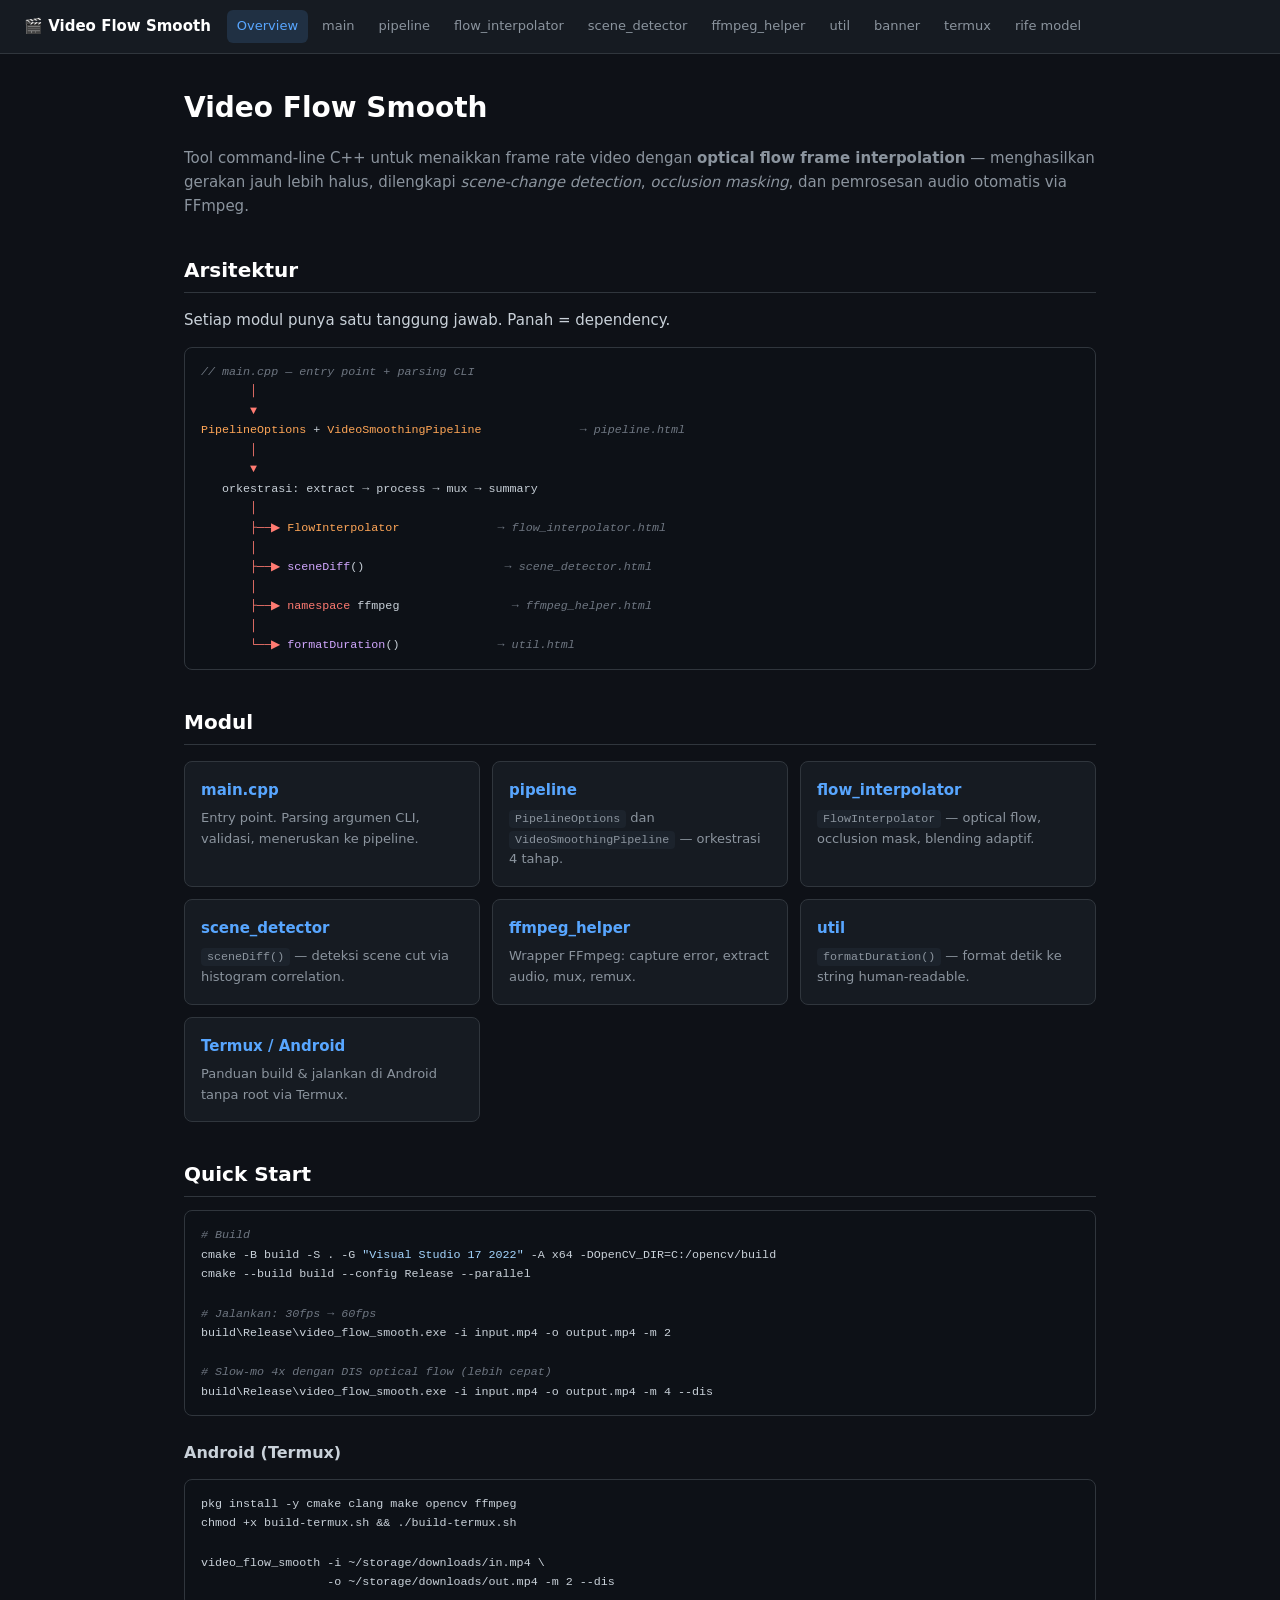
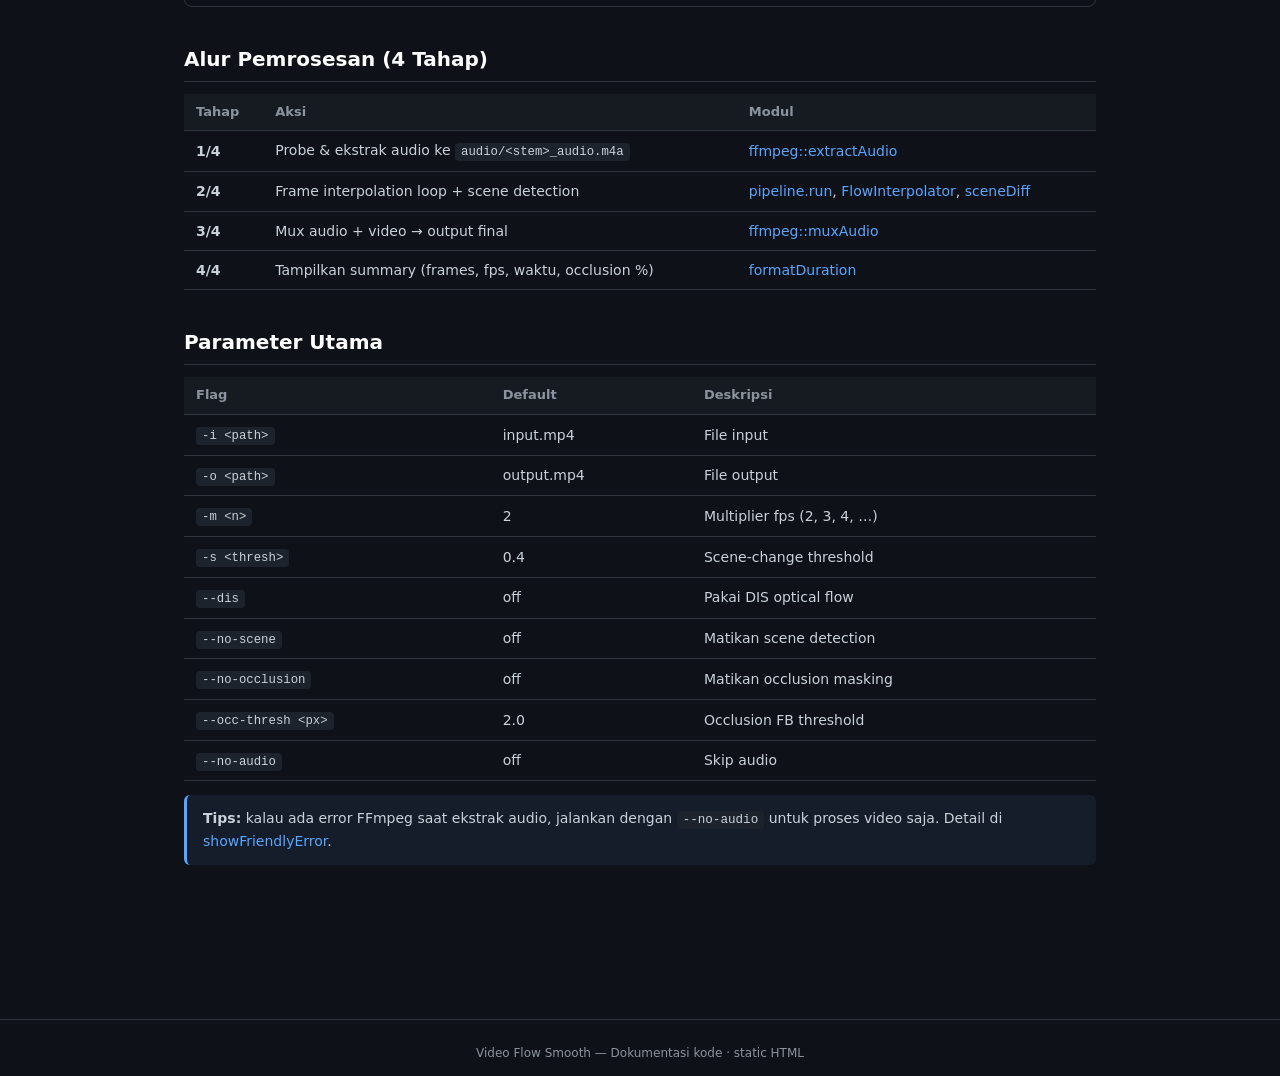
<file: docs-html/index.html>
<!DOCTYPE html>
<html lang="id">
<head>
  <meta charset="UTF-8">
  <meta name="viewport" content="width=device-width, initial-scale=1.0">
  <title>Video Flow Smooth — Dokumentasi</title>
  <link rel="stylesheet" href="style.css">
</head>
<body>

<nav class="top">
  <span class="brand">🎬 Video Flow Smooth</span>
  <a href="index.html" class="active">Overview</a>
  <a href="main.html">main</a>
  <a href="pipeline.html">pipeline</a>
  <a href="flow_interpolator.html">flow_interpolator</a>
  <a href="scene_detector.html">scene_detector</a>
  <a href="ffmpeg_helper.html">ffmpeg_helper</a>
  <a href="util.html">util</a>
  <a href="banner.html">banner</a>
  <a href="termux.html">termux</a>
  <a href="rife.html">rife model</a>
</nav>

<main>
  <h1>Video Flow Smooth</h1>
  <p class="lead">
    Tool command-line C++ untuk menaikkan frame rate video dengan
    <strong>optical flow frame interpolation</strong> — menghasilkan gerakan
    jauh lebih halus, dilengkapi <em>scene-change detection</em>,
    <em>occlusion masking</em>, dan pemrosesan audio otomatis via FFmpeg.
  </p>

  <h2>Arsitektur</h2>
  <p>Setiap modul punya satu tanggung jawab. Panah = dependency.</p>

<pre><code><span class="tok-com">// main.cpp — entry point + parsing CLI</span>
       <span class="tok-kw">│</span>
       <span class="tok-kw">▼</span>
<span class="tok-type">PipelineOptions</span> + <span class="tok-type">VideoSmoothingPipeline</span>              <span class="tok-com">→ pipeline.html</span>
       <span class="tok-kw">│</span>
       <span class="tok-kw">▼</span>
   orkestrasi: extract → process → mux → summary
       <span class="tok-kw">│</span>
       <span class="tok-kw">├──▶</span> <span class="tok-type">FlowInterpolator</span>              <span class="tok-com">→ flow_interpolator.html</span>
       <span class="tok-kw">│</span>
       <span class="tok-kw">├──▶</span> <span class="tok-fn">sceneDiff</span>()                    <span class="tok-com">→ scene_detector.html</span>
       <span class="tok-kw">│</span>
       <span class="tok-kw">├──▶</span> <span class="tok-kw">namespace</span> ffmpeg                <span class="tok-com">→ ffmpeg_helper.html</span>
       <span class="tok-kw">│</span>
       <span class="tok-kw">└──▶</span> <span class="tok-fn">formatDuration</span>()              <span class="tok-com">→ util.html</span></code></pre>

  <h2>Modul</h2>
  <div class="grid">
    <a class="card" href="main.html">
      <h3>main.cpp</h3>
      <p>Entry point. Parsing argumen CLI, validasi, meneruskan ke pipeline.</p>
    </a>
    <a class="card" href="pipeline.html">
      <h3>pipeline</h3>
      <p><code>PipelineOptions</code> dan <code>VideoSmoothingPipeline</code> — orkestrasi 4 tahap.</p>
    </a>
    <a class="card" href="flow_interpolator.html">
      <h3>flow_interpolator</h3>
      <p><code>FlowInterpolator</code> — optical flow, occlusion mask, blending adaptif.</p>
    </a>
    <a class="card" href="scene_detector.html">
      <h3>scene_detector</h3>
      <p><code>sceneDiff()</code> — deteksi scene cut via histogram correlation.</p>
    </a>
    <a class="card" href="ffmpeg_helper.html">
      <h3>ffmpeg_helper</h3>
      <p>Wrapper FFmpeg: capture error, extract audio, mux, remux.</p>
    </a>
    <a class="card" href="util.html">
      <h3>util</h3>
      <p><code>formatDuration()</code> — format detik ke string human-readable.</p>
    </a>
    <a class="card" href="termux.html">
      <h3>Termux / Android</h3>
      <p>Panduan build & jalankan di Android tanpa root via Termux.</p>
    </a>
  </div>

  <h2>Quick Start</h2>
<pre><code><span class="tok-com"># Build</span>
cmake -B build -S . -G <span class="tok-str">"Visual Studio 17 2022"</span> -A x64 -DOpenCV_DIR=C:/opencv/build
cmake --build build --config Release --parallel

<span class="tok-com"># Jalankan: 30fps → 60fps</span>
build\Release\video_flow_smooth.exe -i input.mp4 -o output.mp4 -m 2

<span class="tok-com"># Slow-mo 4x dengan DIS optical flow (lebih cepat)</span>
build\Release\video_flow_smooth.exe -i input.mp4 -o output.mp4 -m 4 --dis</code></pre>

  <h3>Android (Termux)</h3>
<pre><code>pkg install -y cmake clang make opencv ffmpeg
chmod +x build-termux.sh && ./build-termux.sh

video_flow_smooth -i ~/storage/downloads/in.mp4 \
                  -o ~/storage/downloads/out.mp4 -m 2 --dis</code></pre>

  <h2>Alur Pemrosesan (4 Tahap)</h2>
  <table>
    <thead><tr><th>Tahap</th><th>Aksi</th><th>Modul</th></tr></thead>
    <tbody>
      <tr>
        <td><strong>1/4</strong></td>
        <td>Probe &amp; ekstrak audio ke <code>audio/&lt;stem&gt;_audio.m4a</code></td>
        <td><a href="ffmpeg_helper.html#extractAudio">ffmpeg::extractAudio</a></td>
      </tr>
      <tr>
        <td><strong>2/4</strong></td>
        <td>Frame interpolation loop + scene detection</td>
        <td><a href="pipeline.html#run">pipeline.run</a>,
            <a href="flow_interpolator.html#processPair">FlowInterpolator</a>,
            <a href="scene_detector.html#sceneDiff">sceneDiff</a></td>
      </tr>
      <tr>
        <td><strong>3/4</strong></td>
        <td>Mux audio + video → output final</td>
        <td><a href="ffmpeg_helper.html#muxAudio">ffmpeg::muxAudio</a></td>
      </tr>
      <tr>
        <td><strong>4/4</strong></td>
        <td>Tampilkan summary (frames, fps, waktu, occlusion %)</td>
        <td><a href="util.html#formatDuration">formatDuration</a></td>
      </tr>
    </tbody>
  </table>

  <h2>Parameter Utama</h2>
  <table>
    <thead><tr><th>Flag</th><th>Default</th><th>Deskripsi</th></tr></thead>
    <tbody>
      <tr><td><code>-i &lt;path&gt;</code></td><td>input.mp4</td><td>File input</td></tr>
      <tr><td><code>-o &lt;path&gt;</code></td><td>output.mp4</td><td>File output</td></tr>
      <tr><td><code>-m &lt;n&gt;</code></td><td>2</td><td>Multiplier fps (2, 3, 4, …)</td></tr>
      <tr><td><code>-s &lt;thresh&gt;</code></td><td>0.4</td><td>Scene-change threshold</td></tr>
      <tr><td><code>--dis</code></td><td>off</td><td>Pakai DIS optical flow</td></tr>
      <tr><td><code>--no-scene</code></td><td>off</td><td>Matikan scene detection</td></tr>
      <tr><td><code>--no-occlusion</code></td><td>off</td><td>Matikan occlusion masking</td></tr>
      <tr><td><code>--occ-thresh &lt;px&gt;</code></td><td>2.0</td><td>Occlusion FB threshold</td></tr>
      <tr><td><code>--no-audio</code></td><td>off</td><td>Skip audio</td></tr>
    </tbody>
  </table>

  <div class="note">
    <strong>Tips:</strong> kalau ada error FFmpeg saat ekstrak audio, jalankan
    dengan <code>--no-audio</code> untuk proses video saja. Detail di
    <a href="ffmpeg_helper.html#showFriendlyError">showFriendlyError</a>.
  </div>
</main>

<footer>Video Flow Smooth — Dokumentasi kode · static HTML</footer>
</body>
</html>
</file>
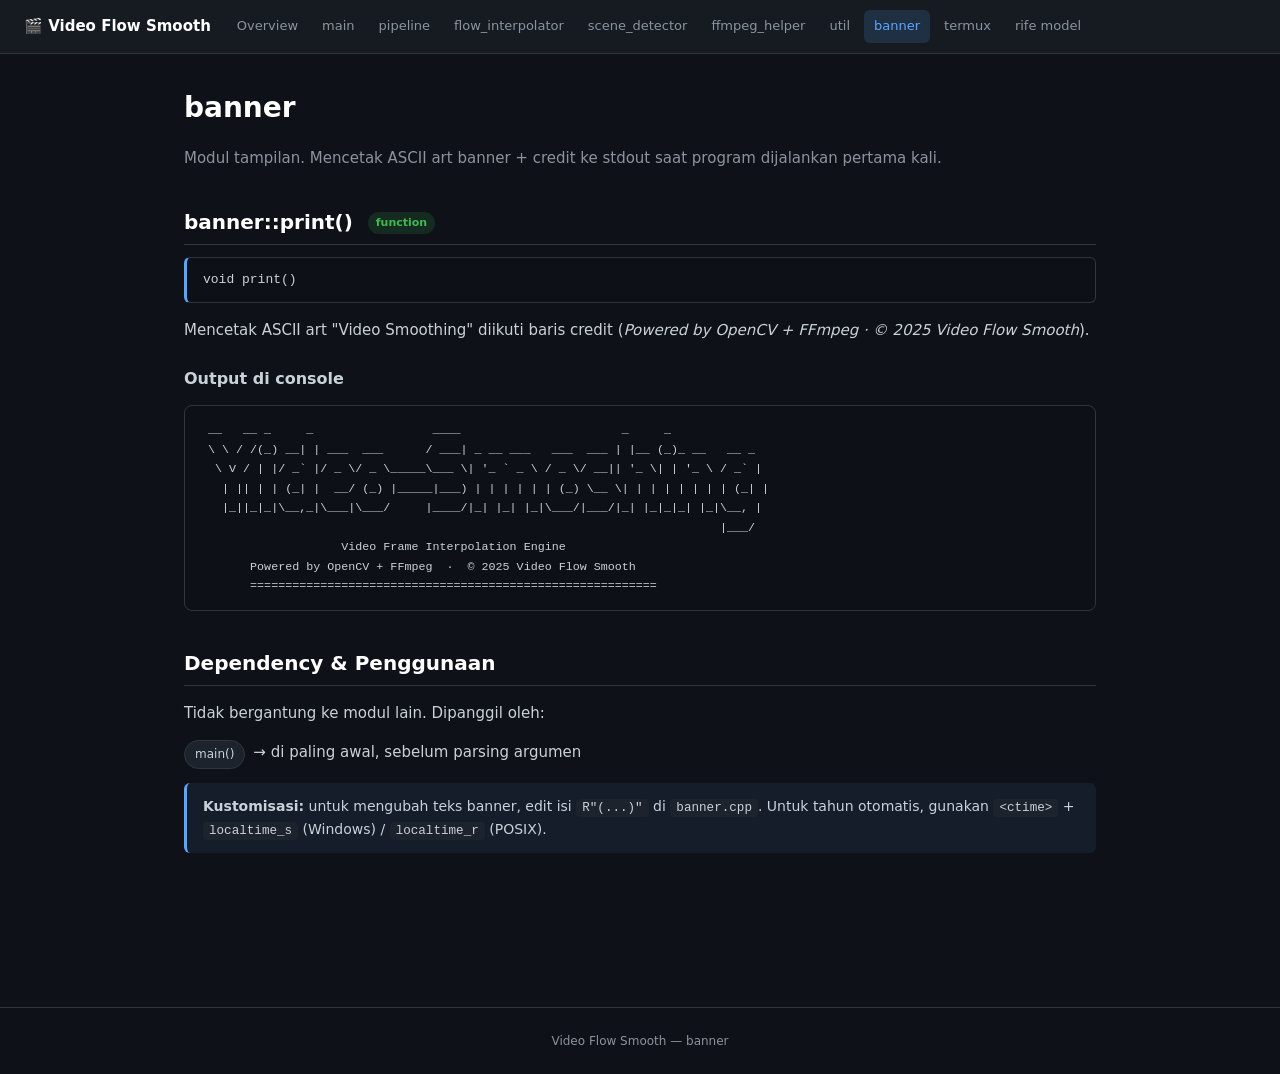
<file: docs-html/banner.html>
<!DOCTYPE html>
<html lang="id">
<head>
  <meta charset="UTF-8">
  <title>banner — Video Flow Smooth</title>
  <link rel="stylesheet" href="style.css">
</head>
<body>

<nav class="top">
  <span class="brand">🎬 Video Flow Smooth</span>
  <a href="index.html">Overview</a>
  <a href="main.html">main</a>
  <a href="pipeline.html">pipeline</a>
  <a href="flow_interpolator.html">flow_interpolator</a>
  <a href="scene_detector.html">scene_detector</a>
  <a href="ffmpeg_helper.html">ffmpeg_helper</a>
  <a href="util.html">util</a>
  <a href="banner.html" class="active">banner</a>
  <a href="termux.html">termux</a>
  <a href="rife.html">rife model</a>
</nav>

<main>
  <h1>banner</h1>
  <p class="lead">
    Modul tampilan. Mencetak ASCII art banner + credit ke stdout saat
    program dijalankan pertama kali.
  </p>

  <h2 id="print">banner::print() <span class="badge fn">function</span></h2>
  <div class="signature">void print()</div>
  <p>Mencetak ASCII art "Video Smoothing" diikuti baris credit
     (<em>Powered by OpenCV + FFmpeg · © 2025 Video Flow Smooth</em>).</p>

  <h3>Output di console</h3>
<pre><code> __   __ _     _                 ____                       _     _
 \ \ / /(_) __| | ___  ___      / ___| _ __ ___   ___  ___ | |__ (_)_ __   __ _
  \ V / | |/ _` |/ _ \/ _ \_____\___ \| '_ ` _ \ / _ \/ __|| '_ \| | '_ \ / _` |
   | || | | (_| |  __/ (_) |_____|___) | | | | | | (_) \__ \| | | | | | | | (_| |
   |_||_|_|\__,_|\___|\___/     |____/|_| |_| |_|\___/|___/|_| |_|_|_| |_|\__, |
                                                                          |___/
                    Video Frame Interpolation Engine
       Powered by OpenCV + FFmpeg  ·  © 2025 Video Flow Smooth
       ==========================================================</code></pre>

  <h2>Dependency &amp; Penggunaan</h2>
  <p>Tidak bergantung ke modul lain. Dipanggil oleh:</p>
  <div class="links">
    <a href="main.html#main">main()</a>
    <span>→ di paling awal, sebelum parsing argumen</span>
  </div>

  <div class="note">
    <strong>Kustomisasi:</strong> untuk mengubah teks banner, edit isi
    <code>R"(...)"</code> di <code>banner.cpp</code>. Untuk tahun otomatis,
    gunakan <code>&lt;ctime&gt;</code> + <code>localtime_s</code> (Windows) /
    <code>localtime_r</code> (POSIX).
  </div>
</main>

<footer>Video Flow Smooth — banner</footer>
</body>
</html>
</file>
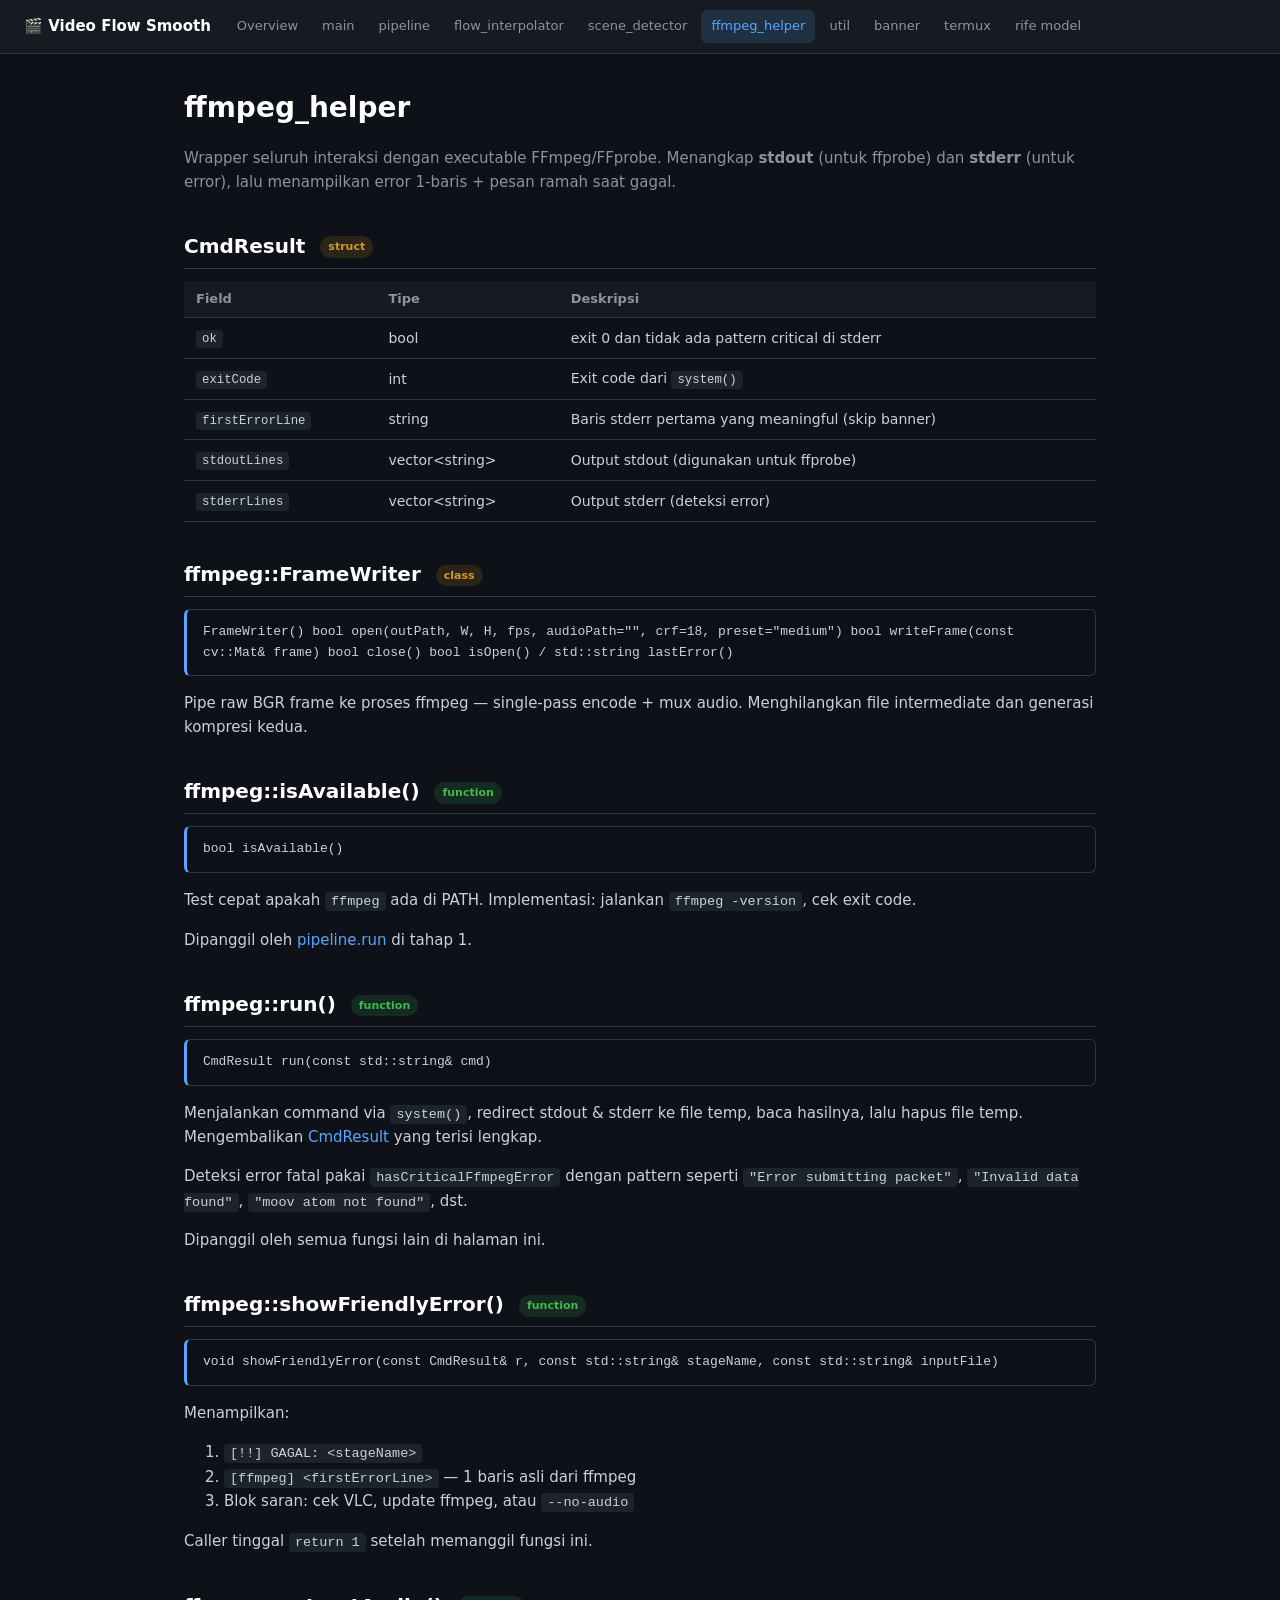
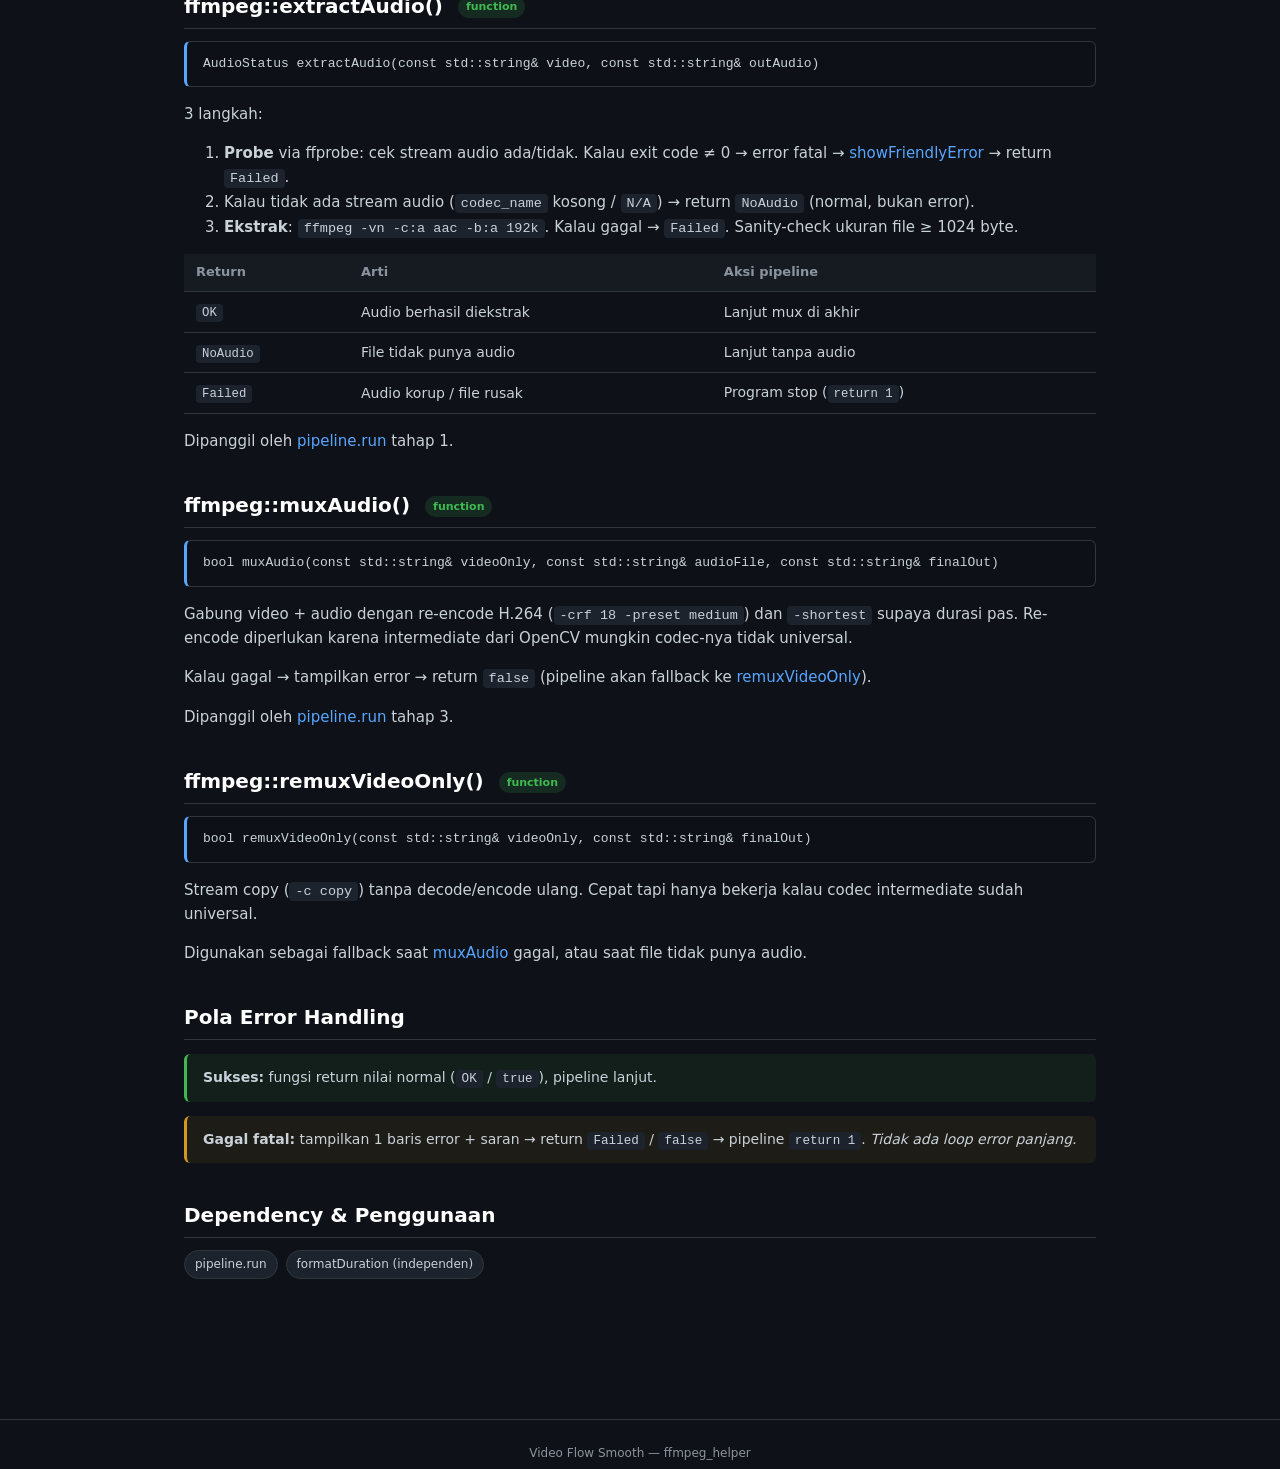
<file: docs-html/ffmpeg_helper.html>
<!DOCTYPE html>
<html lang="id">
<head>
  <meta charset="UTF-8">
  <title>ffmpeg_helper — Video Flow Smooth</title>
  <link rel="stylesheet" href="style.css">
</head>
<body>

<nav class="top">
  <span class="brand">🎬 Video Flow Smooth</span>
  <a href="index.html">Overview</a>
  <a href="main.html">main</a>
  <a href="pipeline.html">pipeline</a>
  <a href="flow_interpolator.html">flow_interpolator</a>
  <a href="scene_detector.html">scene_detector</a>
  <a href="ffmpeg_helper.html" class="active">ffmpeg_helper</a>
  <a href="util.html">util</a>
  <a href="banner.html">banner</a>
  <a href="termux.html">termux</a>
  <a href="rife.html">rife model</a>
</nav>

<main>
  <h1>ffmpeg_helper</h1>
  <p class="lead">
    Wrapper seluruh interaksi dengan executable FFmpeg/FFprobe. Menangkap
    <strong>stdout</strong> (untuk ffprobe) dan <strong>stderr</strong> (untuk error),
    lalu menampilkan error 1-baris + pesan ramah saat gagal.
  </p>

  <h2 id="CmdResult">CmdResult <span class="badge cls">struct</span></h2>
  <table>
    <thead><tr><th>Field</th><th>Tipe</th><th>Deskripsi</th></tr></thead>
    <tbody>
      <tr><td><code>ok</code></td><td>bool</td><td>exit 0 dan tidak ada pattern critical di stderr</td></tr>
      <tr><td><code>exitCode</code></td><td>int</td><td>Exit code dari <code>system()</code></td></tr>
      <tr><td><code>firstErrorLine</code></td><td>string</td><td>Baris stderr pertama yang meaningful (skip banner)</td></tr>
      <tr><td><code>stdoutLines</code></td><td>vector&lt;string&gt;</td><td>Output stdout (digunakan untuk ffprobe)</td></tr>
      <tr><td><code>stderrLines</code></td><td>vector&lt;string&gt;</td><td>Output stderr (deteksi error)</td></tr>
    </tbody>
  </table>

  <h2 id="FrameWriter">ffmpeg::FrameWriter <span class="badge cls">class</span></h2>
    <div class="signature">FrameWriter()
    bool open(outPath, W, H, fps, audioPath="", crf=18, preset="medium")
    bool writeFrame(const cv::Mat& frame)
    bool close()
    bool isOpen() / std::string lastError()</div>
    <p>Pipe raw BGR frame ke proses ffmpeg — single-pass encode + mux audio.
      Menghilangkan file intermediate dan generasi kompresi kedua.</p>

  <h2 id="isAvailable">ffmpeg::isAvailable() <span class="badge fn">function</span></h2>
  <div class="signature">bool isAvailable()</div>
  <p>Test cepat apakah <code>ffmpeg</code> ada di PATH. Implementasi: jalankan
     <code>ffmpeg -version</code>, cek exit code.</p>
  <p>Dipanggil oleh <a href="pipeline.html#run">pipeline.run</a> di tahap 1.</p>

  <h2 id="run">ffmpeg::run() <span class="badge fn">function</span></h2>
  <div class="signature">CmdResult run(const std::string& cmd)</div>
  <p>
    Menjalankan command via <code>system()</code>, redirect stdout &amp; stderr ke
    file temp, baca hasilnya, lalu hapus file temp. Mengembalikan
    <a href="#CmdResult">CmdResult</a> yang terisi lengkap.
  </p>
  <p>
    Deteksi error fatal pakai <code>hasCriticalFfmpegError</code> dengan pattern
    seperti <code>"Error submitting packet"</code>, <code>"Invalid data found"</code>,
    <code>"moov atom not found"</code>, dst.
  </p>
  <p>Dipanggil oleh semua fungsi lain di halaman ini.</p>

  <h2 id="showFriendlyError">ffmpeg::showFriendlyError() <span class="badge fn">function</span></h2>
  <div class="signature">void showFriendlyError(const CmdResult& r,
                        const std::string& stageName,
                        const std::string& inputFile)</div>
  <p>Menampilkan:</p>
  <ol>
    <li><code>[!!] GAGAL: &lt;stageName&gt;</code></li>
    <li><code>[ffmpeg] &lt;firstErrorLine&gt;</code> — 1 baris asli dari ffmpeg</li>
    <li>Blok saran: cek VLC, update ffmpeg, atau <code>--no-audio</code></li>
  </ol>
  <p>Caller tinggal <code>return 1</code> setelah memanggil fungsi ini.</p>

  <h2 id="extractAudio">ffmpeg::extractAudio() <span class="badge fn">function</span></h2>
  <div class="signature">AudioStatus extractAudio(const std::string& video,
                              const std::string& outAudio)</div>

  <p>3 langkah:</p>
  <ol>
    <li><strong>Probe</strong> via ffprobe: cek stream audio ada/tidak.
        Kalau exit code ≠ 0 → error fatal → <a href="#showFriendlyError">showFriendlyError</a>
        → return <code>Failed</code>.</li>
    <li>Kalau tidak ada stream audio (<code>codec_name</code> kosong / <code>N/A</code>)
        → return <code>NoAudio</code> (normal, bukan error).</li>
    <li><strong>Ekstrak</strong>: <code>ffmpeg -vn -c:a aac -b:a 192k</code>.
        Kalau gagal → <code>Failed</code>. Sanity-check ukuran file ≥ 1024 byte.</li>
  </ol>

  <table>
    <thead><tr><th>Return</th><th>Arti</th><th>Aksi pipeline</th></tr></thead>
    <tbody>
      <tr><td><code>OK</code></td><td>Audio berhasil diekstrak</td><td>Lanjut mux di akhir</td></tr>
      <tr><td><code>NoAudio</code></td><td>File tidak punya audio</td><td>Lanjut tanpa audio</td></tr>
      <tr><td><code>Failed</code></td><td>Audio korup / file rusak</td><td>Program stop (<code>return 1</code>)</td></tr>
    </tbody>
  </table>

  <p>Dipanggil oleh <a href="pipeline.html#run">pipeline.run</a> tahap 1.</p>

  <h2 id="muxAudio">ffmpeg::muxAudio() <span class="badge fn">function</span></h2>
  <div class="signature">bool muxAudio(const std::string& videoOnly,
                const std::string& audioFile,
                const std::string& finalOut)</div>
  <p>
    Gabung video + audio dengan re-encode H.264 (<code>-crf 18 -preset medium</code>)
    dan <code>-shortest</code> supaya durasi pas. Re-encode diperlukan karena
    intermediate dari OpenCV mungkin codec-nya tidak universal.
  </p>
  <p>Kalau gagal → tampilkan error → return <code>false</code>
     (pipeline akan fallback ke <a href="#remuxVideoOnly">remuxVideoOnly</a>).</p>
  <p>Dipanggil oleh <a href="pipeline.html#run">pipeline.run</a> tahap 3.</p>

  <h2 id="remuxVideoOnly">ffmpeg::remuxVideoOnly() <span class="badge fn">function</span></h2>
  <div class="signature">bool remuxVideoOnly(const std::string& videoOnly,
                       const std::string& finalOut)</div>
  <p>Stream copy (<code>-c copy</code>) tanpa decode/encode ulang. Cepat tapi
     hanya bekerja kalau codec intermediate sudah universal.</p>
  <p>Digunakan sebagai fallback saat <a href="#muxAudio">muxAudio</a> gagal,
     atau saat file tidak punya audio.</p>

  <h2>Pola Error Handling</h2>
  <div class="ok">
    <strong>Sukses:</strong> fungsi return nilai normal (<code>OK</code> / <code>true</code>),
    pipeline lanjut.
  </div>
  <div class="warn">
    <strong>Gagal fatal:</strong> tampilkan 1 baris error + saran → return
    <code>Failed</code> / <code>false</code> → pipeline <code>return 1</code>.
    <em>Tidak ada loop error panjang.</em>
  </div>

  <h2>Dependency &amp; Penggunaan</h2>
  <div class="links">
    <a href="pipeline.html#run">pipeline.run</a>
    <a href="util.html#formatDuration">formatDuration (independen)</a>
  </div>
</main>

<footer>Video Flow Smooth — ffmpeg_helper</footer>
</body>
</html>
</file>
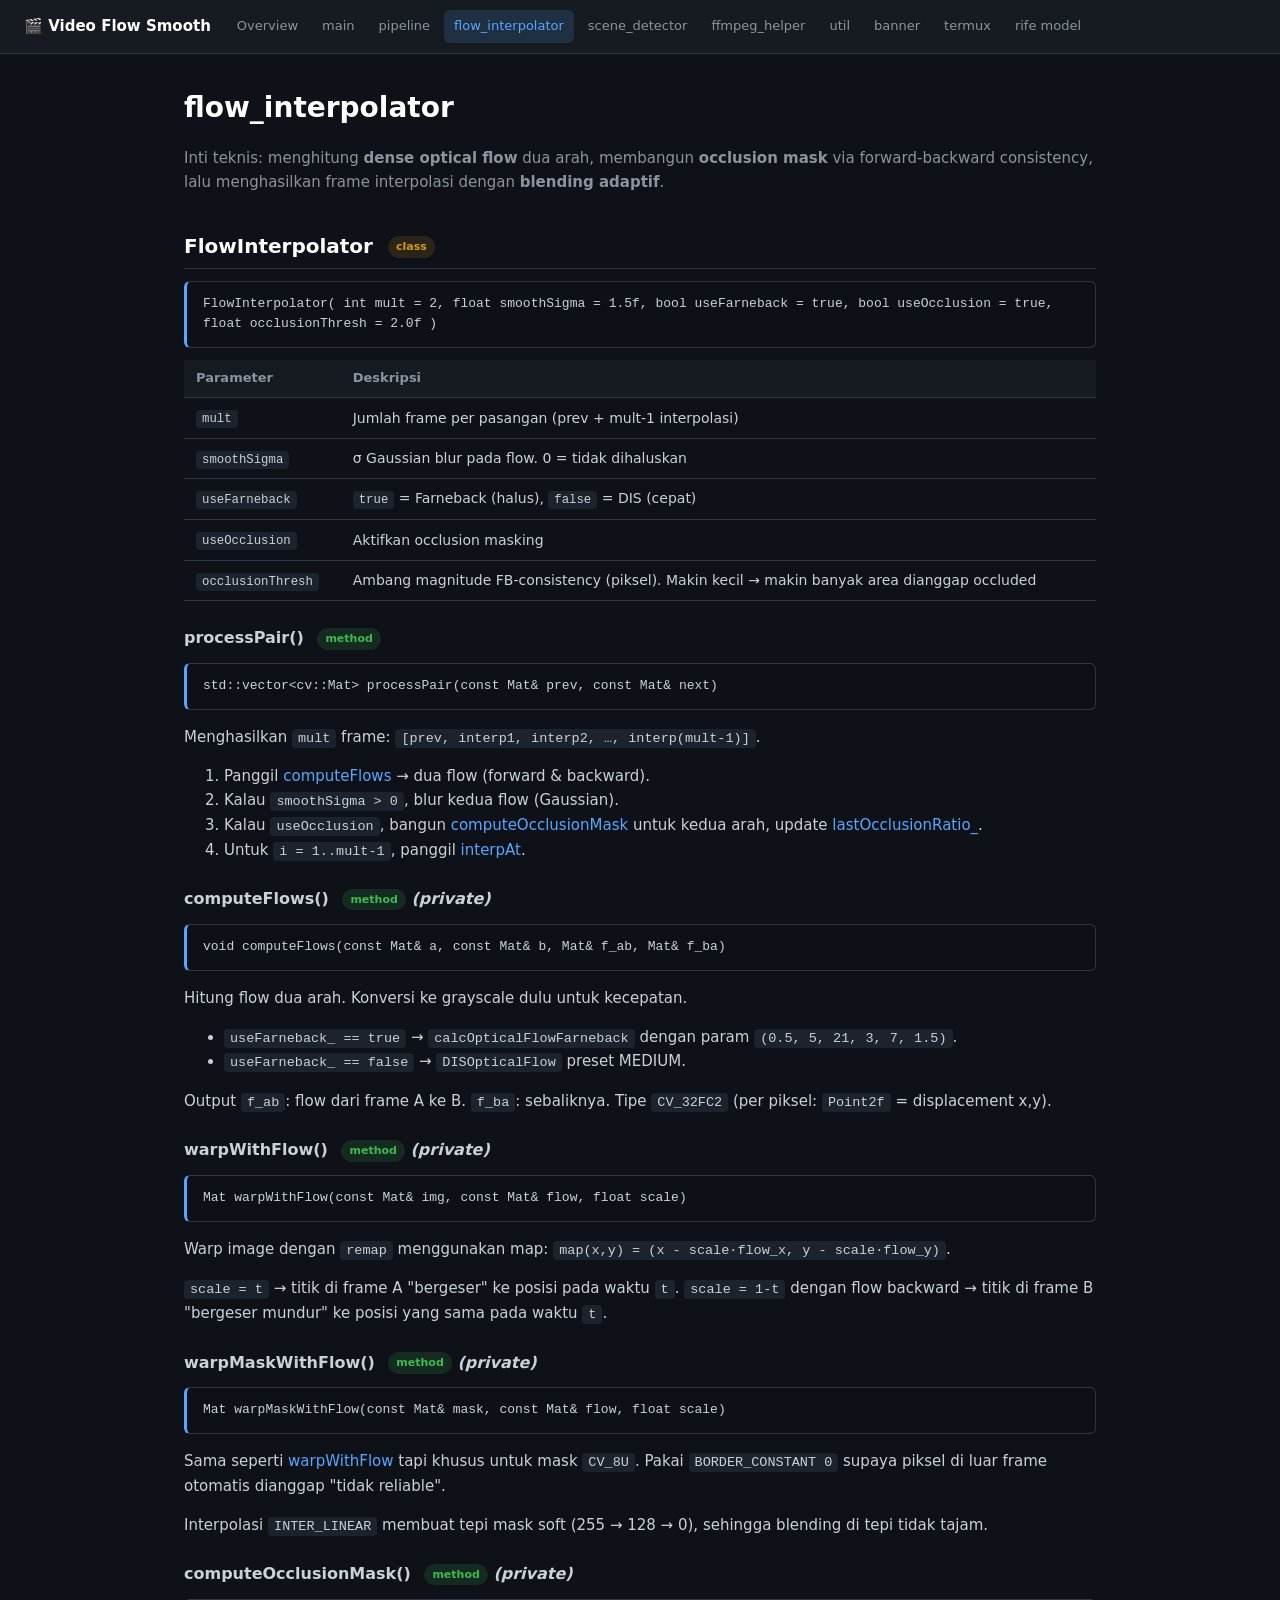
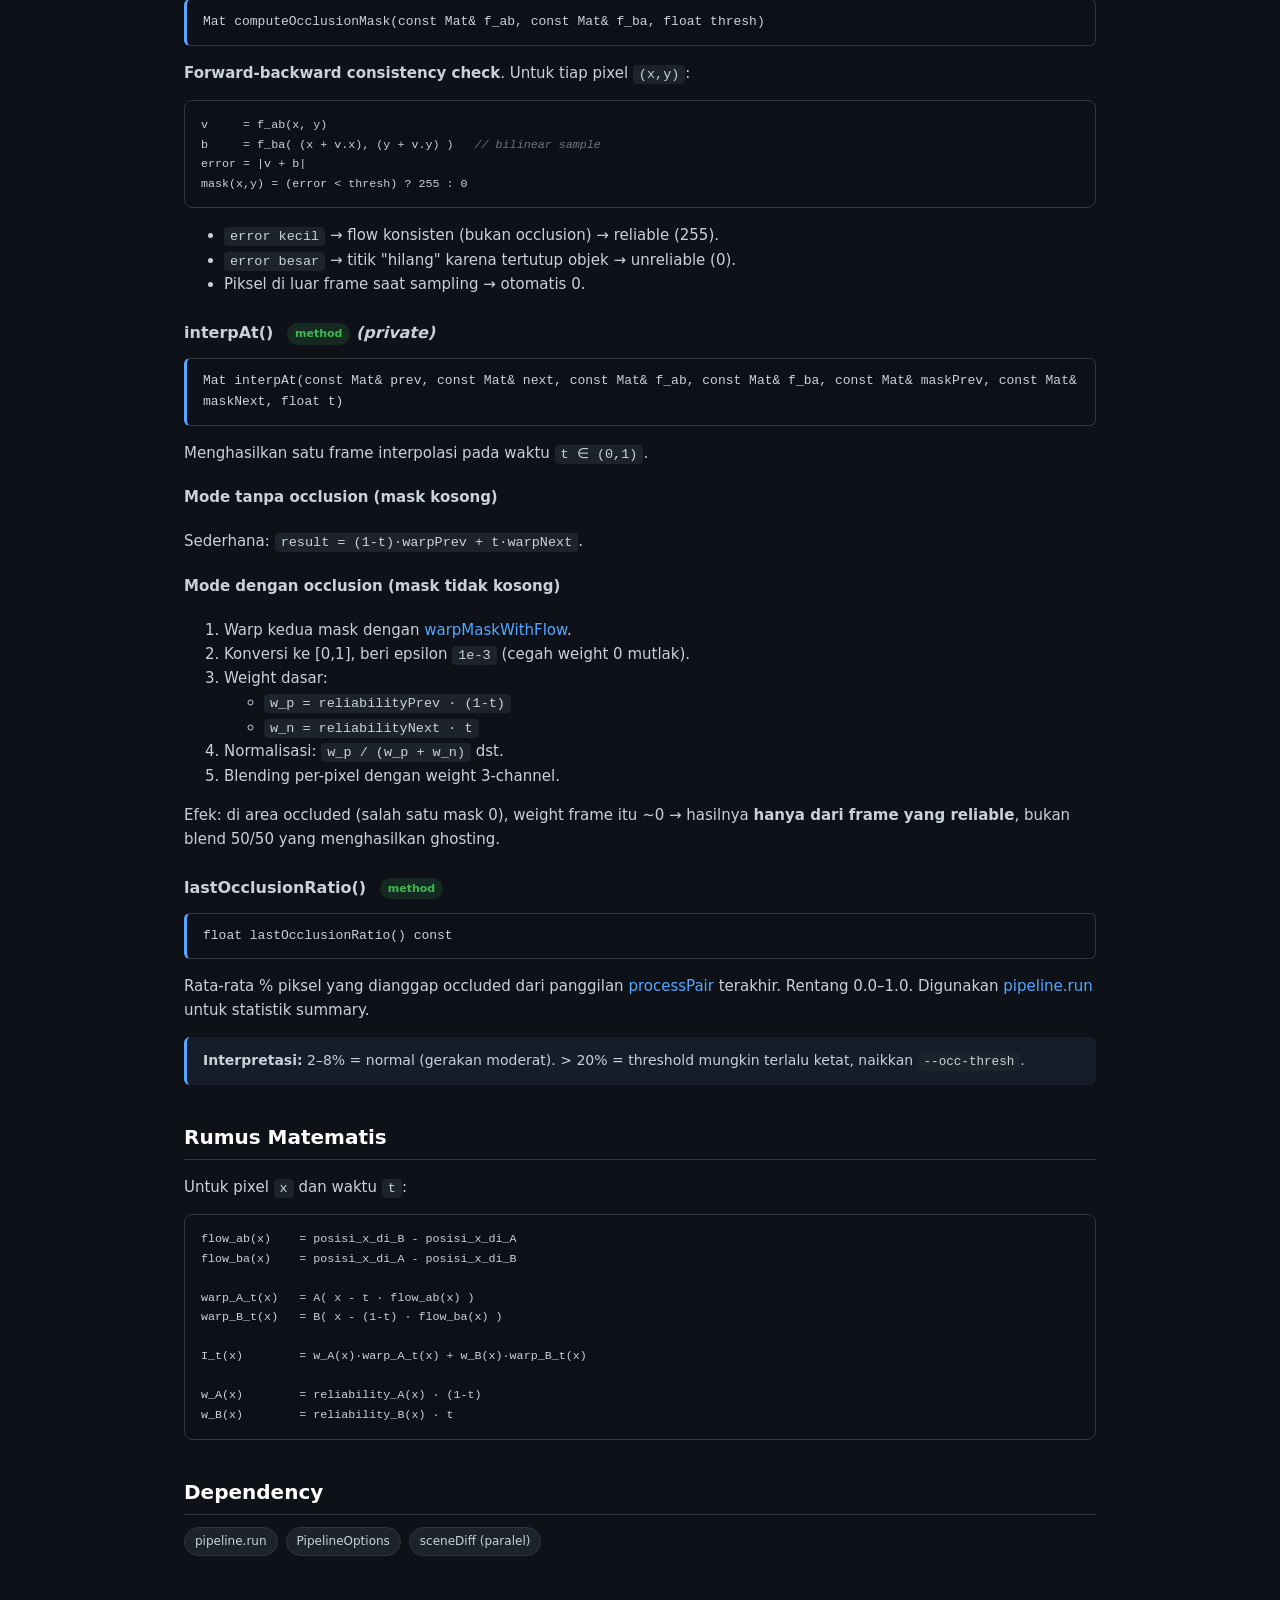
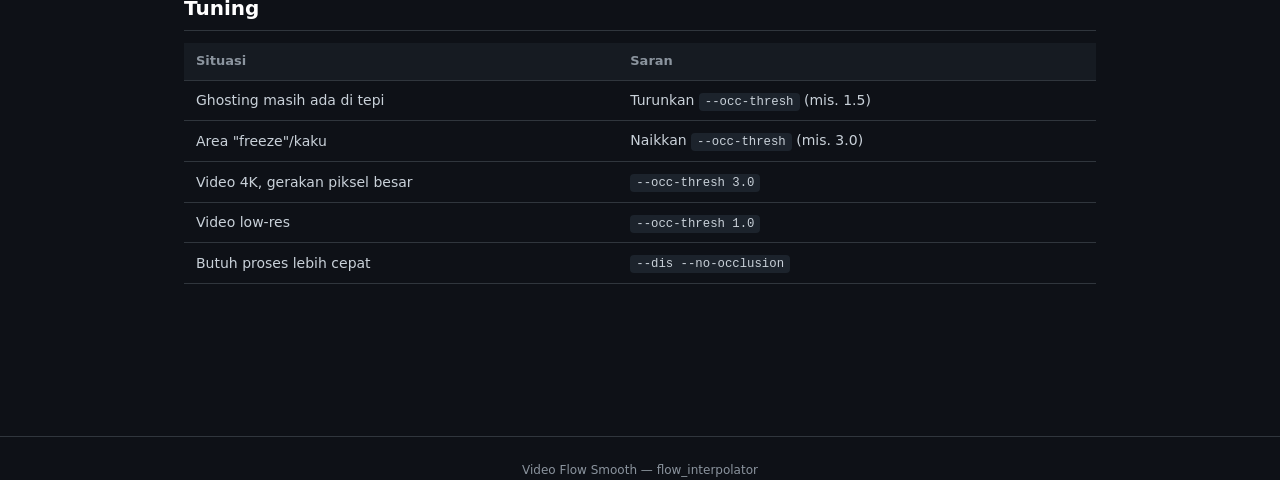
<file: docs-html/flow_interpolator.html>
<!DOCTYPE html>
<html lang="id">
<head>
  <meta charset="UTF-8">
  <title>flow_interpolator — Video Flow Smooth</title>
  <link rel="stylesheet" href="style.css">
</head>
<body>

<nav class="top">
  <span class="brand">🎬 Video Flow Smooth</span>
  <a href="index.html">Overview</a>
  <a href="main.html">main</a>
  <a href="pipeline.html">pipeline</a>
  <a href="flow_interpolator.html" class="active">flow_interpolator</a>
  <a href="scene_detector.html">scene_detector</a>
  <a href="ffmpeg_helper.html">ffmpeg_helper</a>
  <a href="util.html">util</a>
  <a href="banner.html">banner</a>
  <a href="termux.html">termux</a>
  <a href="rife.html">rife model</a>
</nav>

<main>
  <h1>flow_interpolator</h1>
  <p class="lead">
    Inti teknis: menghitung <strong>dense optical flow</strong> dua arah,
    membangun <strong>occlusion mask</strong> via forward-backward consistency,
    lalu menghasilkan frame interpolasi dengan <strong>blending adaptif</strong>.
  </p>

  <h2 id="FlowInterpolator">FlowInterpolator <span class="badge cls">class</span></h2>
  <div class="signature">FlowInterpolator(
    int   mult            = 2,
    float smoothSigma     = 1.5f,
    bool  useFarneback    = true,
    bool  useOcclusion    = true,
    float occlusionThresh = 2.0f
)</div>

  <table>
    <thead><tr><th>Parameter</th><th>Deskripsi</th></tr></thead>
    <tbody>
      <tr><td><code>mult</code></td><td>Jumlah frame per pasangan (prev + mult-1 interpolasi)</td></tr>
      <tr><td><code>smoothSigma</code></td><td>σ Gaussian blur pada flow. 0 = tidak dihaluskan</td></tr>
      <tr><td><code>useFarneback</code></td><td><code>true</code> = Farneback (halus), <code>false</code> = DIS (cepat)</td></tr>
      <tr><td><code>useOcclusion</code></td><td>Aktifkan occlusion masking</td></tr>
      <tr><td><code>occlusionThresh</code></td><td>Ambang magnitude FB-consistency (piksel). Makin kecil → makin banyak area dianggap occluded</td></tr>
    </tbody>
  </table>

  <h3 id="processPair">processPair() <span class="badge fn">method</span></h3>
  <div class="signature">std::vector&lt;cv::Mat&gt; processPair(const Mat& prev, const Mat& next)</div>
  <p>Menghasilkan <code>mult</code> frame: <code>[prev, interp1, interp2, …, interp(mult-1)]</code>.</p>
  <ol>
    <li>Panggil <a href="#computeFlows">computeFlows</a> → dua flow (forward &amp; backward).</li>
    <li>Kalau <code>smoothSigma &gt; 0</code>, blur kedua flow (Gaussian).</li>
    <li>Kalau <code>useOcclusion</code>, bangun
        <a href="#computeOcclusionMask">computeOcclusionMask</a> untuk kedua arah,
        update <a href="#lastOcclusionRatio">lastOcclusionRatio_</a>.</li>
    <li>Untuk <code>i = 1..mult-1</code>, panggil <a href="#interpAt">interpAt</a>.</li>
  </ol>

  <h3 id="computeFlows">computeFlows() <span class="badge fn">method</span> <em>(private)</em></h3>
  <div class="signature">void computeFlows(const Mat& a, const Mat& b, Mat& f_ab, Mat& f_ba)</div>
  <p>
    Hitung flow dua arah. Konversi ke grayscale dulu untuk kecepatan.
  </p>
  <ul>
    <li><code>useFarneback_ == true</code> → <code>calcOpticalFlowFarneback</code>
        dengan param <code>(0.5, 5, 21, 3, 7, 1.5)</code>.</li>
    <li><code>useFarneback_ == false</code> → <code>DISOpticalFlow</code> preset MEDIUM.</li>
  </ul>
  <p>
    Output <code>f_ab</code>: flow dari frame A ke B. <code>f_ba</code>: sebaliknya.
    Tipe <code>CV_32FC2</code> (per piksel: <code>Point2f</code> = displacement x,y).
  </p>

  <h3 id="warpWithFlow">warpWithFlow() <span class="badge fn">method</span> <em>(private)</em></h3>
  <div class="signature">Mat warpWithFlow(const Mat& img, const Mat& flow, float scale)</div>
  <p>
    Warp image dengan <code>remap</code> menggunakan map:
    <code>map(x,y) = (x - scale·flow_x, y - scale·flow_y)</code>.
  </p>
  <p>
    <code>scale = t</code> → titik di frame A "bergeser" ke posisi pada waktu <code>t</code>.
    <code>scale = 1-t</code> dengan flow backward → titik di frame B "bergeser mundur"
    ke posisi yang sama pada waktu <code>t</code>.
  </p>

  <h3 id="warpMaskWithFlow">warpMaskWithFlow() <span class="badge fn">method</span> <em>(private)</em></h3>
  <div class="signature">Mat warpMaskWithFlow(const Mat& mask, const Mat& flow, float scale)</div>
  <p>
    Sama seperti <a href="#warpWithFlow">warpWithFlow</a> tapi khusus untuk mask
    <code>CV_8U</code>. Pakai <code>BORDER_CONSTANT 0</code> supaya piksel di luar
    frame otomatis dianggap "tidak reliable".
  </p>
  <p>Interpolasi <code>INTER_LINEAR</code> membuat tepi mask soft (255 → 128 → 0),
     sehingga blending di tepi tidak tajam.</p>

  <h3 id="computeOcclusionMask">computeOcclusionMask() <span class="badge fn">method</span> <em>(private)</em></h3>
  <div class="signature">Mat computeOcclusionMask(const Mat& f_ab, const Mat& f_ba, float thresh)</div>
  <p>
    <strong>Forward-backward consistency check</strong>. Untuk tiap pixel <code>(x,y)</code>:
  </p>
<pre><code>v     = f_ab(x, y)
b     = f_ba( (x + v.x), (y + v.y) )   <span class="tok-com">// bilinear sample</span>
error = |v + b|
mask(x,y) = (error &lt; thresh) ? 255 : 0</code></pre>
  <ul>
    <li><code>error kecil</code> → flow konsisten (bukan occlusion) → reliable (255).</li>
    <li><code>error besar</code> → titik "hilang" karena tertutup objek → unreliable (0).</li>
    <li>Piksel di luar frame saat sampling → otomatis 0.</li>
  </ul>

  <h3 id="interpAt">interpAt() <span class="badge fn">method</span> <em>(private)</em></h3>
  <div class="signature">Mat interpAt(const Mat& prev, const Mat& next,
              const Mat& f_ab, const Mat& f_ba,
              const Mat& maskPrev, const Mat& maskNext,
              float t)</div>
  <p>Menghasilkan satu frame interpolasi pada waktu <code>t ∈ (0,1)</code>.</p>

  <h4>Mode tanpa occlusion (mask kosong)</h4>
  <p>Sederhana: <code>result = (1-t)·warpPrev + t·warpNext</code>.</p>

  <h4>Mode dengan occlusion (mask tidak kosong)</h4>
  <ol>
    <li>Warp kedua mask dengan <a href="#warpMaskWithFlow">warpMaskWithFlow</a>.</li>
    <li>Konversi ke [0,1], beri epsilon <code>1e-3</code> (cegah weight 0 mutlak).</li>
    <li>Weight dasar:
      <ul>
        <li><code>w_p = reliabilityPrev · (1-t)</code></li>
        <li><code>w_n = reliabilityNext · t</code></li>
      </ul>
    </li>
    <li>Normalisasi: <code>w_p / (w_p + w_n)</code> dst.</li>
    <li>Blending per-pixel dengan weight 3-channel.</li>
  </ol>
  <p>
    Efek: di area occluded (salah satu mask 0), weight frame itu ~0 →
    hasilnya <strong>hanya dari frame yang reliable</strong>, bukan blend 50/50 yang
    menghasilkan ghosting.
  </p>

  <h3 id="lastOcclusionRatio">lastOcclusionRatio() <span class="badge fn">method</span></h3>
  <div class="signature">float lastOcclusionRatio() const</div>
  <p>
    Rata-rata % piksel yang dianggap occluded dari panggilan
    <a href="#processPair">processPair</a> terakhir. Rentang 0.0–1.0.
    Digunakan <a href="pipeline.html#run">pipeline.run</a> untuk statistik summary.
  </p>
  <div class="note">
    <strong>Interpretasi:</strong> 2–8% = normal (gerakan moderat).
    &gt; 20% = threshold mungkin terlalu ketat, naikkan <code>--occ-thresh</code>.
  </div>

  <h2>Rumus Matematis</h2>
  <p>Untuk pixel <code>x</code> dan waktu <code>t</code>:</p>
<pre><code>flow_ab(x)    = posisi_x_di_B - posisi_x_di_A
flow_ba(x)    = posisi_x_di_A - posisi_x_di_B

warp_A_t(x)   = A( x - t · flow_ab(x) )
warp_B_t(x)   = B( x - (1-t) · flow_ba(x) )

I_t(x)        = w_A(x)·warp_A_t(x) + w_B(x)·warp_B_t(x)

w_A(x)        = reliability_A(x) · (1-t)
w_B(x)        = reliability_B(x) · t</code></pre>

  <h2>Dependency</h2>
  <div class="links">
    <a href="pipeline.html#run">pipeline.run</a>
    <a href="pipeline.html#PipelineOptions">PipelineOptions</a>
    <a href="scene_detector.html#sceneDiff">sceneDiff (paralel)</a>
  </div>

  <h2>Tuning</h2>
  <table>
    <thead><tr><th>Situasi</th><th>Saran</th></tr></thead>
    <tbody>
      <tr><td>Ghosting masih ada di tepi</td>
          <td>Turunkan <code>--occ-thresh</code> (mis. 1.5)</td></tr>
      <tr><td>Area "freeze"/kaku</td>
          <td>Naikkan <code>--occ-thresh</code> (mis. 3.0)</td></tr>
      <tr><td>Video 4K, gerakan piksel besar</td>
          <td><code>--occ-thresh 3.0</code></td></tr>
      <tr><td>Video low-res</td>
          <td><code>--occ-thresh 1.0</code></td></tr>
      <tr><td>Butuh proses lebih cepat</td>
          <td><code>--dis --no-occlusion</code></td></tr>
    </tbody>
  </table>
</main>

<footer>Video Flow Smooth — flow_interpolator</footer>
</body>
</html>
</file>
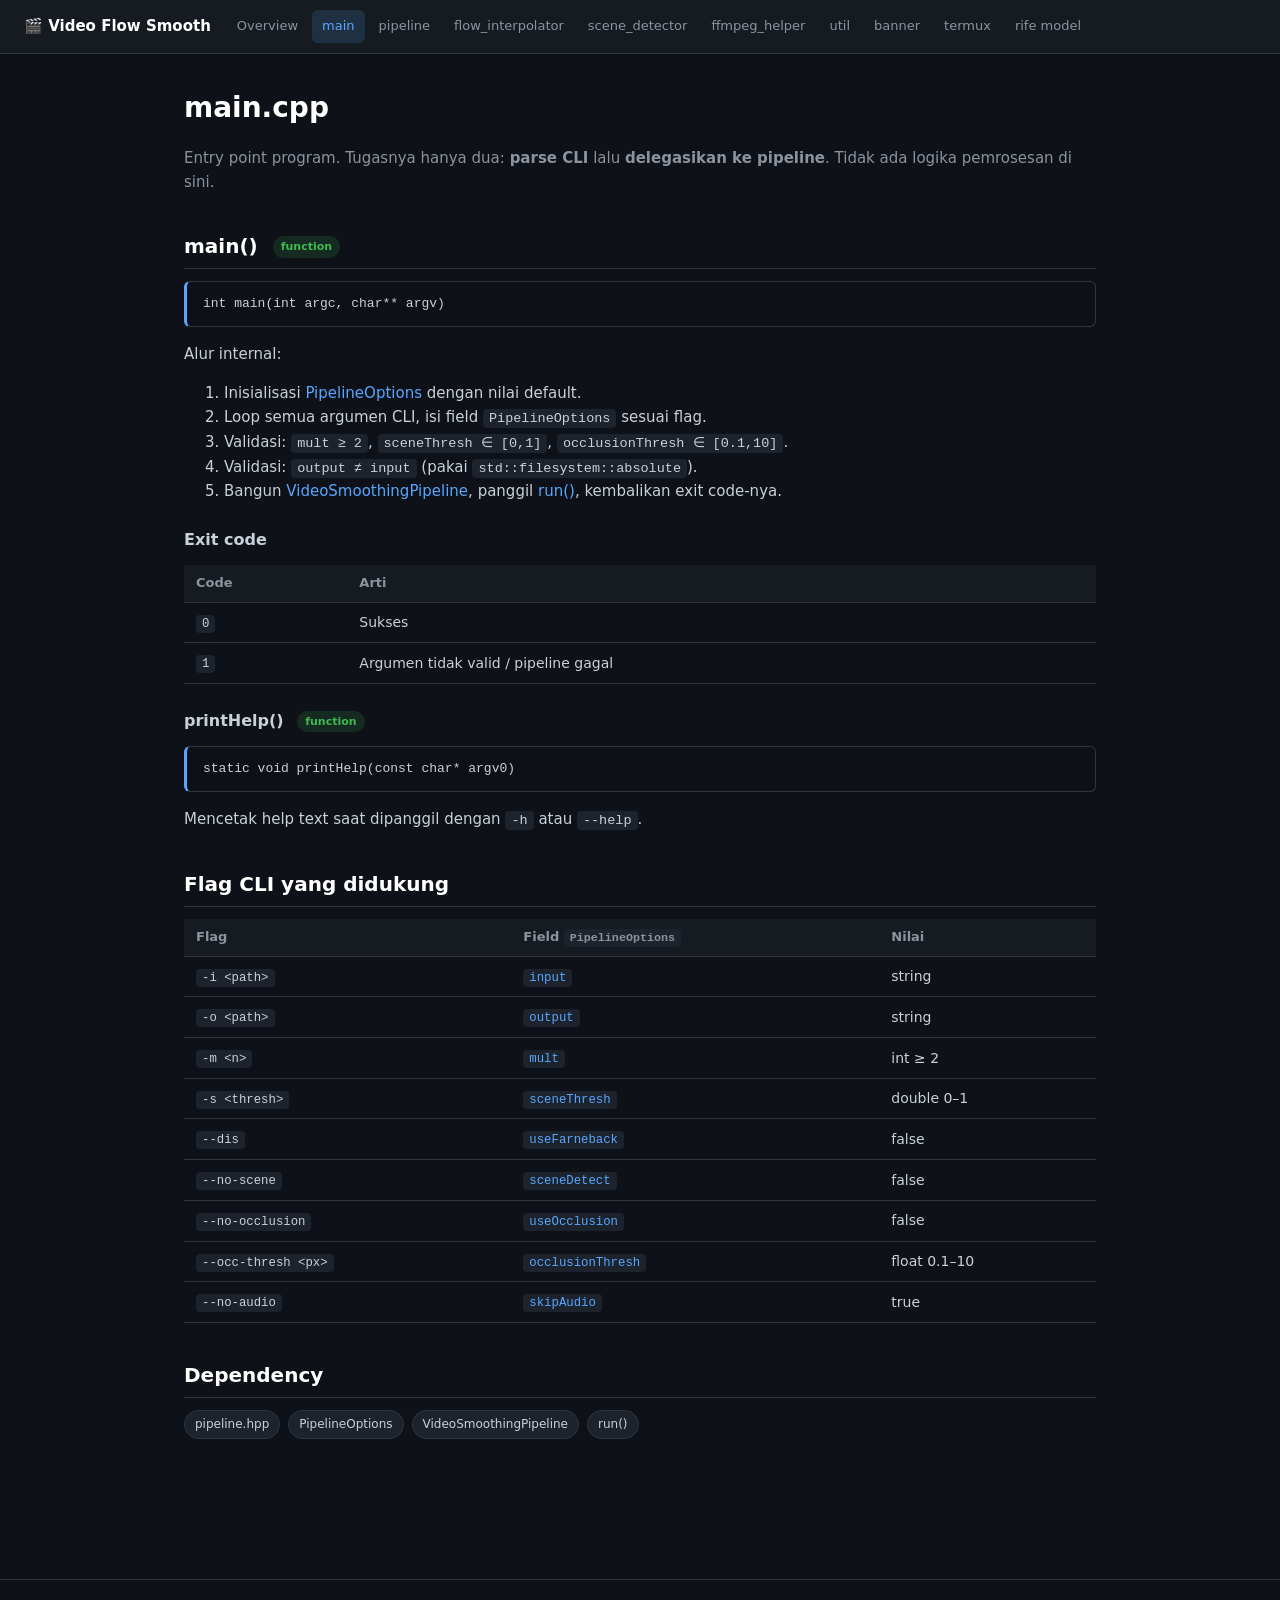
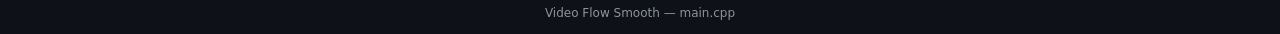
<file: docs-html/main.html>
<!DOCTYPE html>
<html lang="id">
<head>
  <meta charset="UTF-8">
  <title>main.cpp — Video Flow Smooth</title>
  <link rel="stylesheet" href="style.css">
</head>
<body>

<nav class="top">
  <span class="brand">🎬 Video Flow Smooth</span>
  <a href="index.html">Overview</a>
  <a href="main.html" class="active">main</a>
  <a href="pipeline.html">pipeline</a>
  <a href="flow_interpolator.html">flow_interpolator</a>
  <a href="scene_detector.html">scene_detector</a>
  <a href="ffmpeg_helper.html">ffmpeg_helper</a>
  <a href="util.html">util</a>
  <a href="banner.html">banner</a>
  <a href="termux.html">termux</a>
  <a href="rife.html">rife model</a>
</nav>

<main>
  <h1>main.cpp</h1>
  <p class="lead">
    Entry point program. Tugasnya hanya dua: <strong>parse CLI</strong> lalu
    <strong>delegasikan ke pipeline</strong>. Tidak ada logika pemrosesan di sini.
  </p>

  <h2 id="main">main() <span class="badge fn">function</span></h2>
  <div class="signature">int main(int argc, char** argv)</div>

  <p>Alur internal:</p>
  <ol>
    <li>Inisialisasi <a href="pipeline.html#PipelineOptions">PipelineOptions</a> dengan nilai default.</li>
    <li>Loop semua argumen CLI, isi field <code>PipelineOptions</code> sesuai flag.</li>
    <li>Validasi: <code>mult ≥ 2</code>, <code>sceneThresh ∈ [0,1]</code>, <code>occlusionThresh ∈ [0.1,10]</code>.</li>
    <li>Validasi: <code>output ≠ input</code> (pakai <code>std::filesystem::absolute</code>).</li>
    <li>Bangun <a href="pipeline.html#VideoSmoothingPipeline">VideoSmoothingPipeline</a>, panggil <a href="pipeline.html#run">run()</a>, kembalikan exit code-nya.</li>
  </ol>

  <h3>Exit code</h3>
  <table>
    <thead><tr><th>Code</th><th>Arti</th></tr></thead>
    <tbody>
      <tr><td><code>0</code></td><td>Sukses</td></tr>
      <tr><td><code>1</code></td><td>Argumen tidak valid / pipeline gagal</td></tr>
    </tbody>
  </table>

  <h3 id="printHelp">printHelp() <span class="badge fn">function</span></h3>
  <div class="signature">static void printHelp(const char* argv0)</div>
  <p>Mencetak help text saat dipanggil dengan <code>-h</code> atau <code>--help</code>.</p>

  <h2>Flag CLI yang didukung</h2>
  <table>
    <thead><tr><th>Flag</th><th>Field <code>PipelineOptions</code></th><th>Nilai</th></tr></thead>
    <tbody>
      <tr><td><code>-i &lt;path&gt;</code></td>
          <td><a href="pipeline.html#PipelineOptions"><code>input</code></a></td>
          <td>string</td></tr>
      <tr><td><code>-o &lt;path&gt;</code></td>
          <td><a href="pipeline.html#PipelineOptions"><code>output</code></a></td>
          <td>string</td></tr>
      <tr><td><code>-m &lt;n&gt;</code></td>
          <td><a href="pipeline.html#PipelineOptions"><code>mult</code></a></td>
          <td>int ≥ 2</td></tr>
      <tr><td><code>-s &lt;thresh&gt;</code></td>
          <td><a href="pipeline.html#PipelineOptions"><code>sceneThresh</code></a></td>
          <td>double 0–1</td></tr>
      <tr><td><code>--dis</code></td>
          <td><a href="pipeline.html#PipelineOptions"><code>useFarneback</code></a></td>
          <td>false</td></tr>
      <tr><td><code>--no-scene</code></td>
          <td><a href="pipeline.html#PipelineOptions"><code>sceneDetect</code></a></td>
          <td>false</td></tr>
      <tr><td><code>--no-occlusion</code></td>
          <td><a href="pipeline.html#PipelineOptions"><code>useOcclusion</code></a></td>
          <td>false</td></tr>
      <tr><td><code>--occ-thresh &lt;px&gt;</code></td>
          <td><a href="pipeline.html#PipelineOptions"><code>occlusionThresh</code></a></td>
          <td>float 0.1–10</td></tr>
      <tr><td><code>--no-audio</code></td>
          <td><a href="pipeline.html#PipelineOptions"><code>skipAudio</code></a></td>
          <td>true</td></tr>
    </tbody>
  </table>

  <h2>Dependency</h2>
  <div class="links">
    <a href="pipeline.html">pipeline.hpp</a>
    <a href="pipeline.html#PipelineOptions">PipelineOptions</a>
    <a href="pipeline.html#VideoSmoothingPipeline">VideoSmoothingPipeline</a>
    <a href="pipeline.html#run">run()</a>
  </div>
</main>

<footer>Video Flow Smooth — main.cpp</footer>
</body>
</html>
</file>
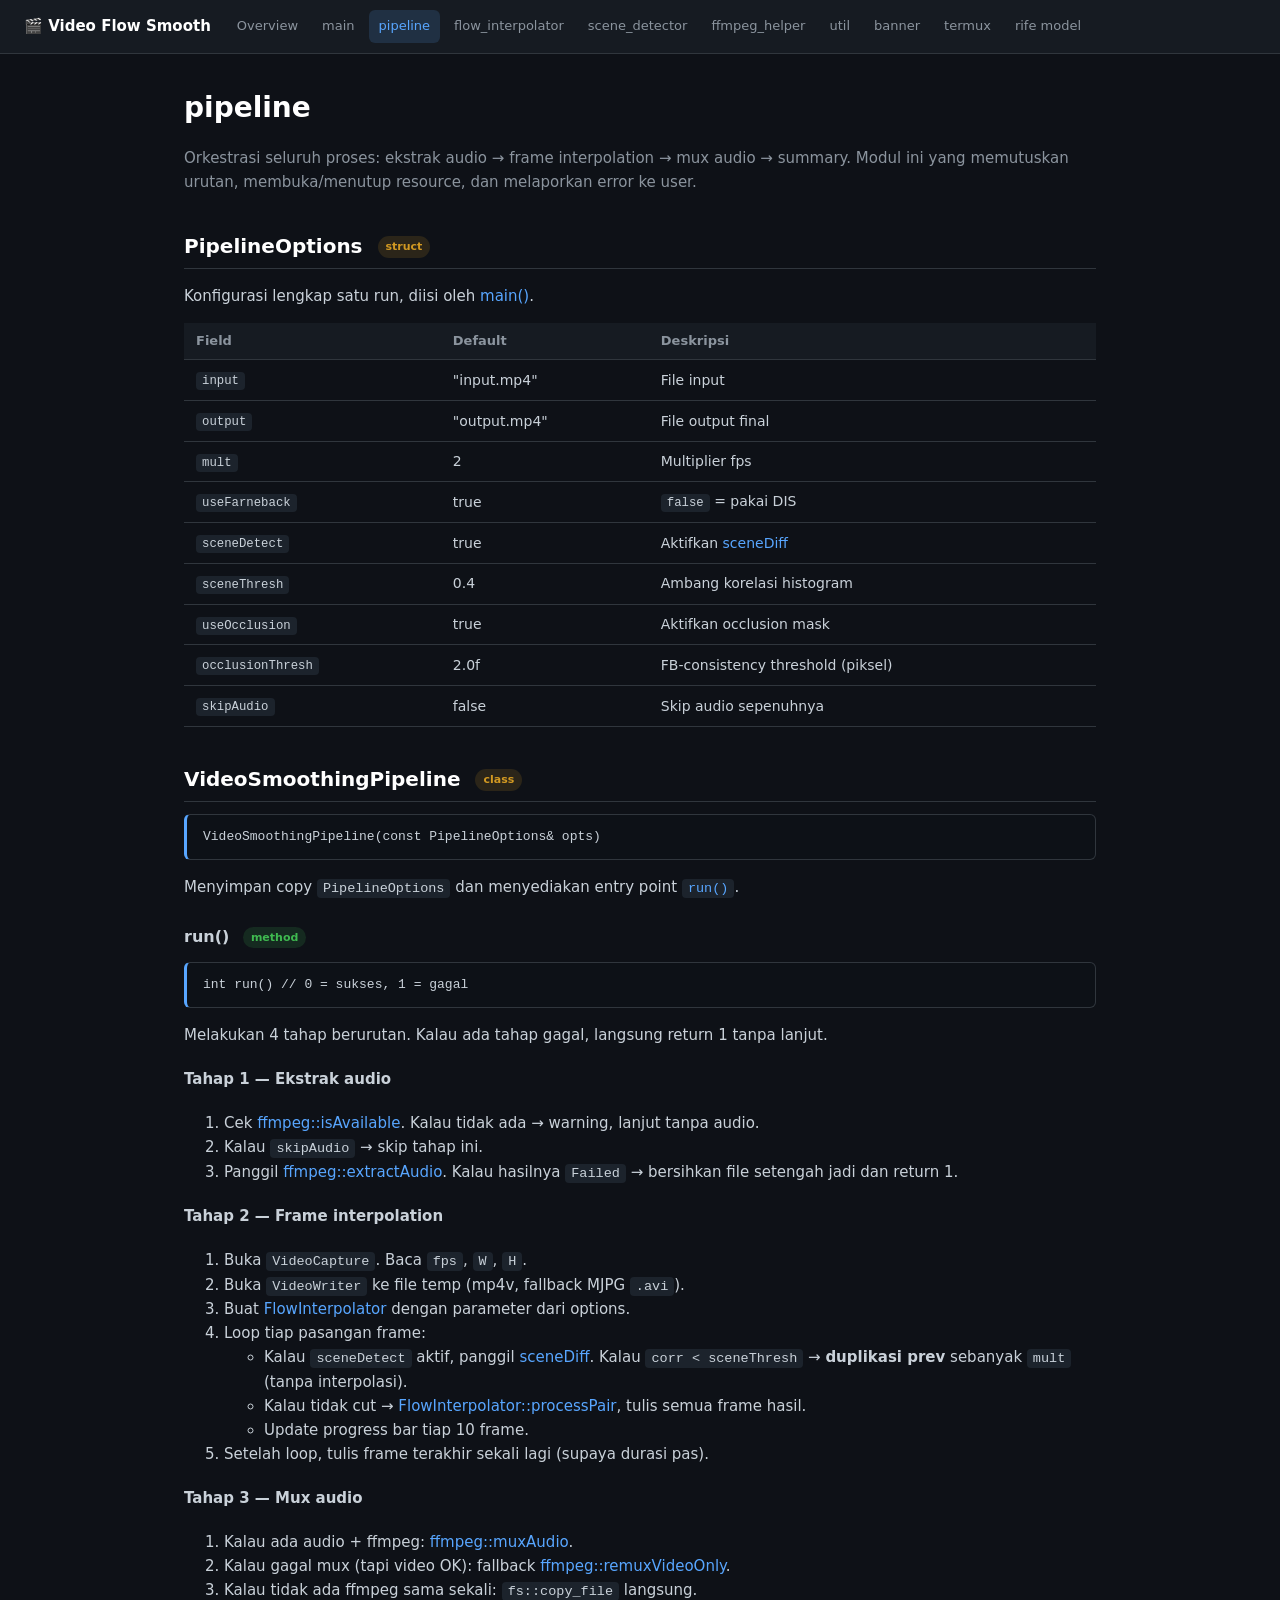
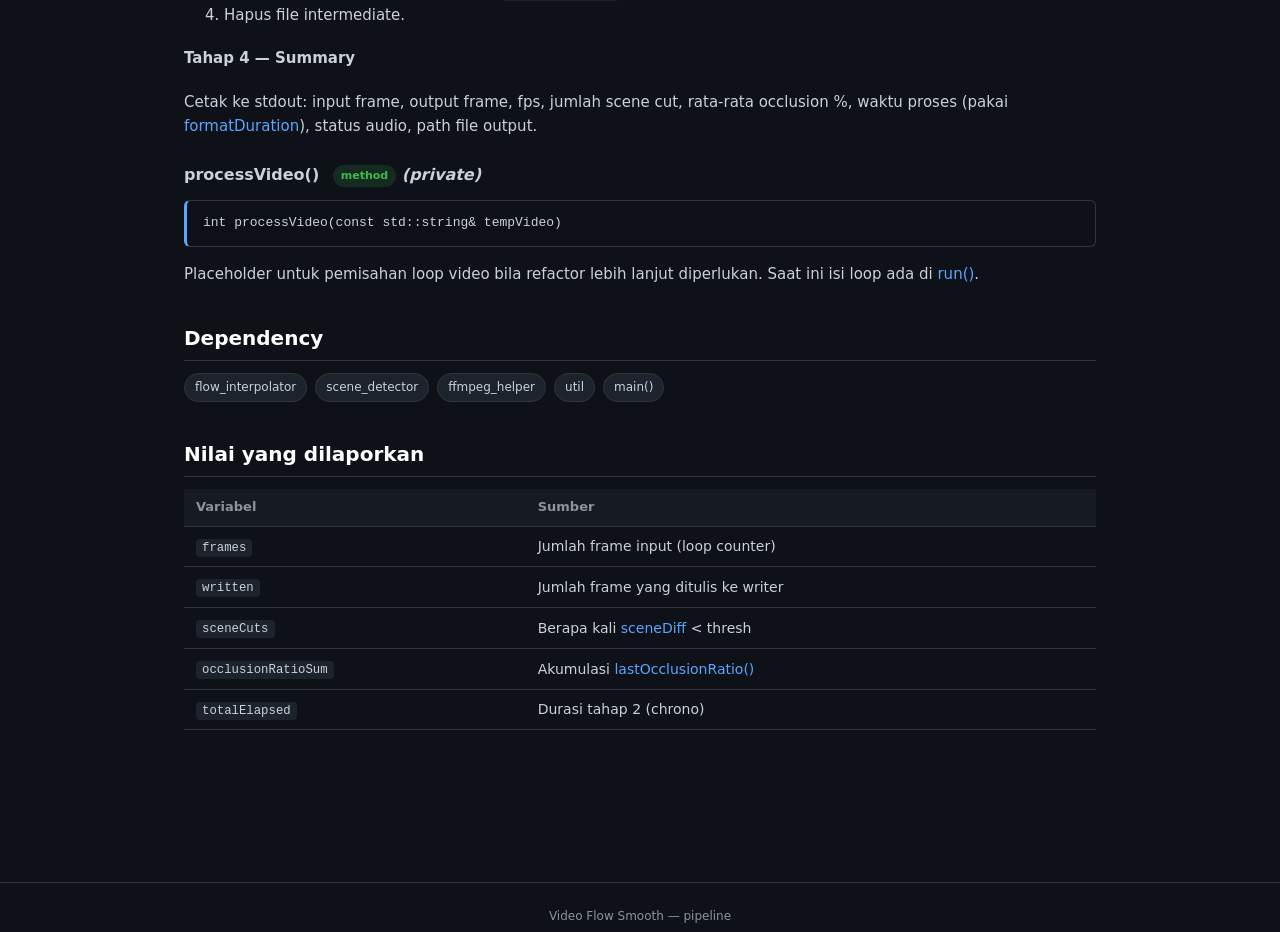
<file: docs-html/pipeline.html>
<!DOCTYPE html>
<html lang="id">
<head>
  <meta charset="UTF-8">
  <title>pipeline — Video Flow Smooth</title>
  <link rel="stylesheet" href="style.css">
</head>
<body>

<nav class="top">
  <span class="brand">🎬 Video Flow Smooth</span>
  <a href="index.html">Overview</a>
  <a href="main.html">main</a>
  <a href="pipeline.html" class="active">pipeline</a>
  <a href="flow_interpolator.html">flow_interpolator</a>
  <a href="scene_detector.html">scene_detector</a>
  <a href="ffmpeg_helper.html">ffmpeg_helper</a>
  <a href="util.html">util</a>
  <a href="banner.html">banner</a>
  <a href="termux.html">termux</a>
  <a href="rife.html">rife model</a>
</nav>

<main>
  <h1>pipeline</h1>
  <p class="lead">
    Orkestrasi seluruh proses: ekstrak audio → frame interpolation → mux audio →
    summary. Modul ini yang memutuskan urutan, membuka/menutup resource, dan
    melaporkan error ke user.
  </p>

  <h2 id="PipelineOptions">PipelineOptions <span class="badge cls">struct</span></h2>
  <p>Konfigurasi lengkap satu run, diisi oleh <a href="main.html#main">main()</a>.</p>
  <table>
    <thead><tr><th>Field</th><th>Default</th><th>Deskripsi</th></tr></thead>
    <tbody>
      <tr><td><code>input</code></td><td>"input.mp4"</td><td>File input</td></tr>
      <tr><td><code>output</code></td><td>"output.mp4"</td><td>File output final</td></tr>
      <tr><td><code>mult</code></td><td>2</td><td>Multiplier fps</td></tr>
      <tr><td><code>useFarneback</code></td><td>true</td><td><code>false</code> = pakai DIS</td></tr>
      <tr><td><code>sceneDetect</code></td><td>true</td><td>Aktifkan <a href="scene_detector.html#sceneDiff">sceneDiff</a></td></tr>
      <tr><td><code>sceneThresh</code></td><td>0.4</td><td>Ambang korelasi histogram</td></tr>
      <tr><td><code>useOcclusion</code></td><td>true</td><td>Aktifkan occlusion mask</td></tr>
      <tr><td><code>occlusionThresh</code></td><td>2.0f</td><td>FB-consistency threshold (piksel)</td></tr>
      <tr><td><code>skipAudio</code></td><td>false</td><td>Skip audio sepenuhnya</td></tr>
    </tbody>
  </table>

  <h2 id="VideoSmoothingPipeline">VideoSmoothingPipeline <span class="badge cls">class</span></h2>
  <div class="signature">VideoSmoothingPipeline(const PipelineOptions& opts)</div>
  <p>Menyimpan copy <code>PipelineOptions</code> dan menyediakan entry point <a href="#run"><code>run()</code></a>.</p>

  <h3 id="run">run() <span class="badge fn">method</span></h3>
  <div class="signature">int run()  // 0 = sukses, 1 = gagal</div>

  <p>Melakukan 4 tahap berurutan. Kalau ada tahap gagal, langsung return 1 tanpa lanjut.</p>

  <h4>Tahap 1 — Ekstrak audio</h4>
  <ol>
    <li>Cek <a href="ffmpeg_helper.html#isAvailable">ffmpeg::isAvailable</a>. Kalau tidak ada → warning, lanjut tanpa audio.</li>
    <li>Kalau <code>skipAudio</code> → skip tahap ini.</li>
    <li>Panggil <a href="ffmpeg_helper.html#extractAudio">ffmpeg::extractAudio</a>.
        Kalau hasilnya <code>Failed</code> → bersihkan file setengah jadi dan return 1.</li>
  </ol>

  <h4>Tahap 2 — Frame interpolation</h4>
  <ol>
    <li>Buka <code>VideoCapture</code>. Baca <code>fps</code>, <code>W</code>, <code>H</code>.</li>
    <li>Buka <code>VideoWriter</code> ke file temp (mp4v, fallback MJPG <code>.avi</code>).</li>
    <li>Buat <a href="flow_interpolator.html#FlowInterpolator">FlowInterpolator</a> dengan parameter dari options.</li>
    <li>Loop tiap pasangan frame:
      <ul>
        <li>Kalau <code>sceneDetect</code> aktif, panggil <a href="scene_detector.html#sceneDiff">sceneDiff</a>.
            Kalau <code>corr &lt; sceneThresh</code> → <strong>duplikasi prev</strong>
            sebanyak <code>mult</code> (tanpa interpolasi).</li>
        <li>Kalau tidak cut → <a href="flow_interpolator.html#processPair">FlowInterpolator::processPair</a>,
            tulis semua frame hasil.</li>
        <li>Update progress bar tiap 10 frame.</li>
      </ul>
    </li>
    <li>Setelah loop, tulis frame terakhir sekali lagi (supaya durasi pas).</li>
  </ol>

  <h4>Tahap 3 — Mux audio</h4>
  <ol>
    <li>Kalau ada audio + ffmpeg: <a href="ffmpeg_helper.html#muxAudio">ffmpeg::muxAudio</a>.</li>
    <li>Kalau gagal mux (tapi video OK): fallback <a href="ffmpeg_helper.html#remuxVideoOnly">ffmpeg::remuxVideoOnly</a>.</li>
    <li>Kalau tidak ada ffmpeg sama sekali: <code>fs::copy_file</code> langsung.</li>
    <li>Hapus file intermediate.</li>
  </ol>

  <h4>Tahap 4 — Summary</h4>
  <p>Cetak ke stdout: input frame, output frame, fps, jumlah scene cut,
     rata-rata occlusion %, waktu proses (pakai <a href="util.html#formatDuration">formatDuration</a>),
     status audio, path file output.</p>

  <h3 id="processVideo">processVideo() <span class="badge fn">method</span> <em>(private)</em></h3>
  <div class="signature">int processVideo(const std::string& tempVideo)</div>
  <p>Placeholder untuk pemisahan loop video bila refactor lebih lanjut diperlukan. Saat ini isi loop ada di <a href="#run">run()</a>.</p>

  <h2>Dependency</h2>
  <div class="links">
    <a href="flow_interpolator.html">flow_interpolator</a>
    <a href="scene_detector.html">scene_detector</a>
    <a href="ffmpeg_helper.html">ffmpeg_helper</a>
    <a href="util.html">util</a>
    <a href="main.html#main">main()</a>
  </div>

  <h2>Nilai yang dilaporkan</h2>
  <table>
    <thead><tr><th>Variabel</th><th>Sumber</th></tr></thead>
    <tbody>
      <tr><td><code>frames</code></td><td>Jumlah frame input (loop counter)</td></tr>
      <tr><td><code>written</code></td><td>Jumlah frame yang ditulis ke writer</td></tr>
      <tr><td><code>sceneCuts</code></td><td>Berapa kali <a href="scene_detector.html#sceneDiff">sceneDiff</a> &lt; thresh</td></tr>
      <tr><td><code>occlusionRatioSum</code></td><td>Akumulasi <a href="flow_interpolator.html#lastOcclusionRatio">lastOcclusionRatio()</a></td></tr>
      <tr><td><code>totalElapsed</code></td><td>Durasi tahap 2 (chrono)</td></tr>
    </tbody>
  </table>
</main>

<footer>Video Flow Smooth — pipeline</footer>
</body>
</html>
</file>
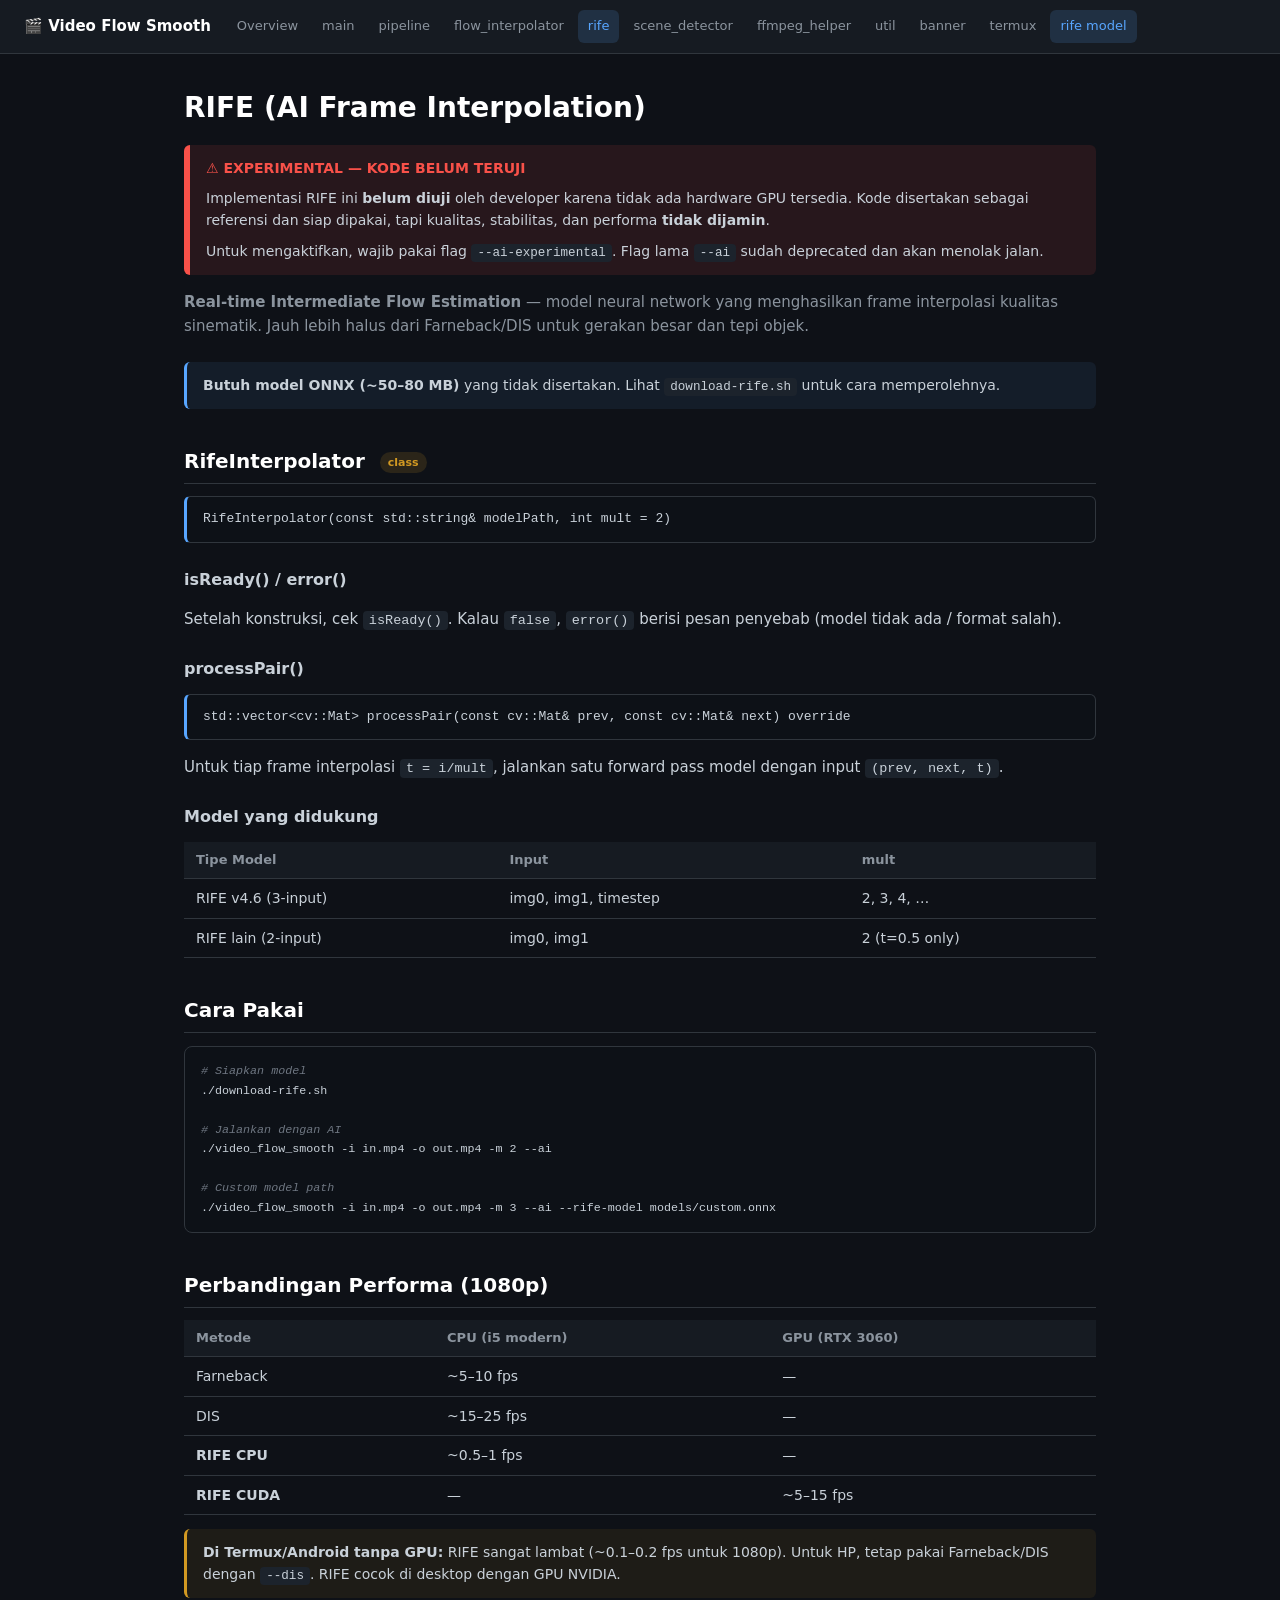
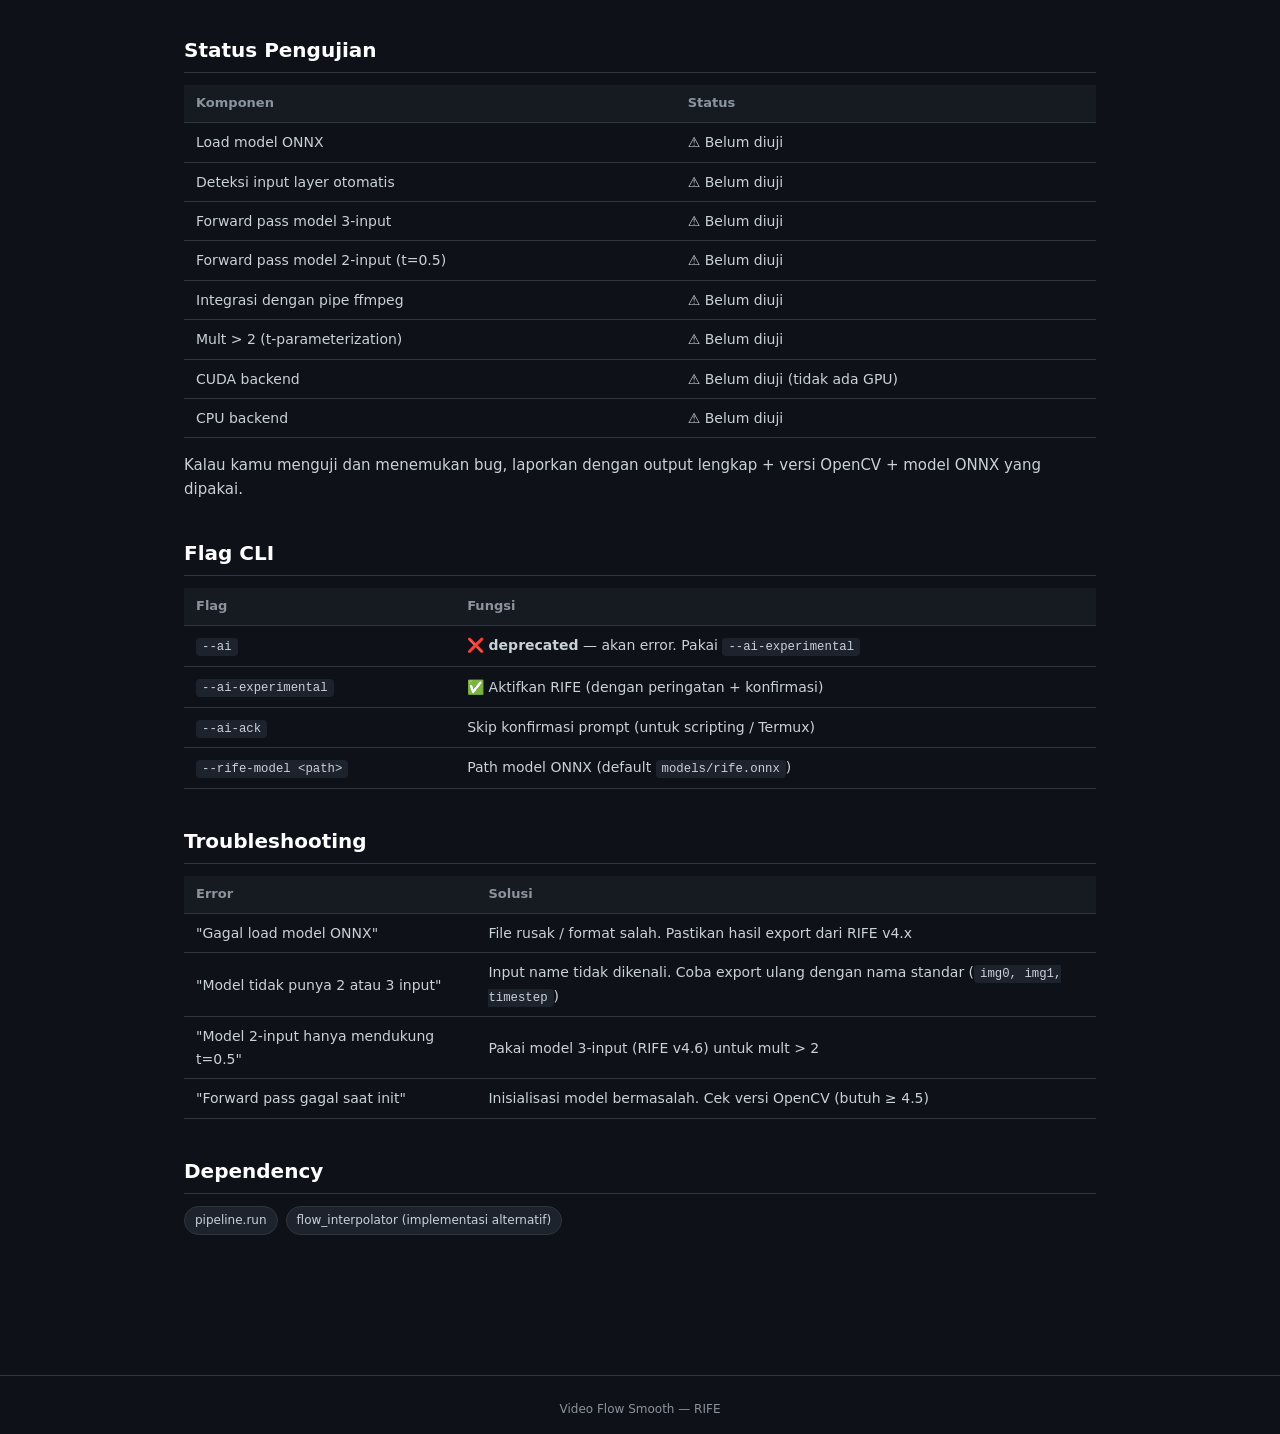
<file: docs-html/rife.html>
<!DOCTYPE html>
<html lang="id">
<head>
  <meta charset="UTF-8">
  <title>RIFE (AI) — Video Flow Smooth</title>
  <link rel="stylesheet" href="style.css">
</head>
<body>

<nav class="top">
  <span class="brand">🎬 Video Flow Smooth</span>
  <a href="index.html">Overview</a>
  <a href="main.html">main</a>
  <a href="pipeline.html">pipeline</a>
  <a href="flow_interpolator.html">flow_interpolator</a>
  <a href="rife.html" class="active">rife</a>
  <a href="scene_detector.html">scene_detector</a>
  <a href="ffmpeg_helper.html">ffmpeg_helper</a>
  <a href="util.html">util</a>
  <a href="banner.html">banner</a>
  <a href="termux.html">termux</a>
  <a href="rife.html"  class="active">rife model</a>
</nav>

<main>
  <h1>RIFE (AI Frame Interpolation)</h1>
  <div class="warn" style="border-left-width: 6px; background: rgba(248,81,73,0.1); border-color: var(--danger);">
    <strong style="color: var(--danger);">⚠ EXPERIMENTAL — KODE BELUM TERUJI</strong>
    <p style="margin: 8px 0 0;">
      Implementasi RIFE ini <strong>belum diuji</strong> oleh developer
      karena tidak ada hardware GPU tersedia. Kode disertakan sebagai
      referensi dan siap dipakai, tapi kualitas, stabilitas, dan
      performa <strong>tidak dijamin</strong>.
    </p>
    <p style="margin: 8px 0 0;">
      Untuk mengaktifkan, wajib pakai flag <code>--ai-experimental</code>.
      Flag lama <code>--ai</code> sudah deprecated dan akan menolak jalan.
    </p>
  </div>

  <p class="lead">
    <strong>Real-time Intermediate Flow Estimation</strong> — model neural
    network yang menghasilkan frame interpolasi kualitas sinematik.
    Jauh lebih halus dari Farneback/DIS untuk gerakan besar dan tepi objek.
  </p>

  <div class="note">
    <strong>Butuh model ONNX (~50–80 MB)</strong> yang tidak disertakan.
    Lihat <code>download-rife.sh</code> untuk cara memperolehnya.
  </div>

  <h2 id="RifeInterpolator">RifeInterpolator <span class="badge cls">class</span></h2>
  <div class="signature">RifeInterpolator(const std::string& modelPath, int mult = 2)</div>

  <h3 id="isReady">isReady() / error()</h3>
  <p>Setelah konstruksi, cek <code>isReady()</code>. Kalau <code>false</code>,
     <code>error()</code> berisi pesan penyebab (model tidak ada / format salah).</p>

  <h3 id="processPair">processPair()</h3>
  <div class="signature">std::vector&lt;cv::Mat&gt; processPair(const cv::Mat& prev,
                                          const cv::Mat& next) override</div>
  <p>Untuk tiap frame interpolasi <code>t = i/mult</code>, jalankan satu forward
     pass model dengan input <code>(prev, next, t)</code>.</p>

  <h3>Model yang didukung</h3>
  <table>
    <thead><tr><th>Tipe Model</th><th>Input</th><th>mult</th></tr></thead>
    <tbody>
      <tr><td>RIFE v4.6 (3-input)</td><td>img0, img1, timestep</td><td>2, 3, 4, …</td></tr>
      <tr><td>RIFE lain (2-input)</td><td>img0, img1</td><td>2 (t=0.5 only)</td></tr>
    </tbody>
  </table>

  <h2 id="usage">Cara Pakai</h2>
<pre><code><span class="tok-com"># Siapkan model</span>
./download-rife.sh

<span class="tok-com"># Jalankan dengan AI</span>
./video_flow_smooth -i in.mp4 -o out.mp4 -m 2 --ai

<span class="tok-com"># Custom model path</span>
./video_flow_smooth -i in.mp4 -o out.mp4 -m 3 --ai --rife-model models/custom.onnx</code></pre>

  <h2 id="perf">Perbandingan Performa (1080p)</h2>
  <table>
    <thead><tr><th>Metode</th><th>CPU (i5 modern)</th><th>GPU (RTX 3060)</th></tr></thead>
    <tbody>
      <tr><td>Farneback</td><td>~5–10 fps</td><td>—</td></tr>
      <tr><td>DIS</td><td>~15–25 fps</td><td>—</td></tr>
      <tr><td><strong>RIFE CPU</strong></td><td>~0.5–1 fps</td><td>—</td></tr>
      <tr><td><strong>RIFE CUDA</strong></td><td>—</td><td>~5–15 fps</td></tr>
    </tbody>
  </table>

  <div class="warn">
    <strong>Di Termux/Android tanpa GPU:</strong> RIFE sangat lambat
    (~0.1–0.2 fps untuk 1080p). Untuk HP, tetap pakai Farneback/DIS dengan
    <code>--dis</code>. RIFE cocok di desktop dengan GPU NVIDIA.
  </div>

    <h2 id="experimental">Status Pengujian</h2>
  <table>
    <thead><tr><th>Komponen</th><th>Status</th></tr></thead>
    <tbody>
      <tr><td>Load model ONNX</td><td>⚠ Belum diuji</td></tr>
      <tr><td>Deteksi input layer otomatis</td><td>⚠ Belum diuji</td></tr>
      <tr><td>Forward pass model 3-input</td><td>⚠ Belum diuji</td></tr>
      <tr><td>Forward pass model 2-input (t=0.5)</td><td>⚠ Belum diuji</td></tr>
      <tr><td>Integrasi dengan pipe ffmpeg</td><td>⚠ Belum diuji</td></tr>
      <tr><td>Mult > 2 (t-parameterization)</td><td>⚠ Belum diuji</td></tr>
      <tr><td>CUDA backend</td><td>⚠ Belum diuji (tidak ada GPU)</td></tr>
      <tr><td>CPU backend</td><td>⚠ Belum diuji</td></tr>
    </tbody>
  </table>
  <p>Kalau kamu menguji dan menemukan bug, laporkan dengan output lengkap
     + versi OpenCV + model ONNX yang dipakai.</p>

  <h2 id="flags">Flag CLI</h2>
  <table>
    <thead><tr><th>Flag</th><th>Fungsi</th></tr></thead>
    <tbody>
      <tr><td><code>--ai</code></td><td>❌ <strong>deprecated</strong> — akan error. Pakai <code>--ai-experimental</code></td></tr>
      <tr><td><code>--ai-experimental</code></td><td>✅ Aktifkan RIFE (dengan peringatan + konfirmasi)</td></tr>
      <tr><td><code>--ai-ack</code></td><td>Skip konfirmasi prompt (untuk scripting / Termux)</td></tr>
      <tr><td><code>--rife-model &lt;path&gt;</code></td><td>Path model ONNX (default <code>models/rife.onnx</code>)</td></tr>
    </tbody>
  </table>

  <h2>Troubleshooting</h2>
  <table>
    <thead><tr><th>Error</th><th>Solusi</th></tr></thead>
    <tbody>
      <tr><td>"Gagal load model ONNX"</td><td>File rusak / format salah. Pastikan hasil export dari RIFE v4.x</td></tr>
      <tr><td>"Model tidak punya 2 atau 3 input"</td><td>Input name tidak dikenali. Coba export ulang dengan nama standar (<code>img0, img1, timestep</code>)</td></tr>
      <tr><td>"Model 2-input hanya mendukung t=0.5"</td><td>Pakai model 3-input (RIFE v4.6) untuk mult > 2</td></tr>
      <tr><td>"Forward pass gagal saat init"</td><td>Inisialisasi model bermasalah. Cek versi OpenCV (butuh ≥ 4.5)</td></tr>
    </tbody>
  </table>

  <h2>Dependency</h2>
  <div class="links">
    <a href="pipeline.html#run">pipeline.run</a>
    <a href="flow_interpolator.html">flow_interpolator (implementasi alternatif)</a>
  </div>
</main>

<footer>Video Flow Smooth — RIFE</footer>
</body>
</html>
</file>
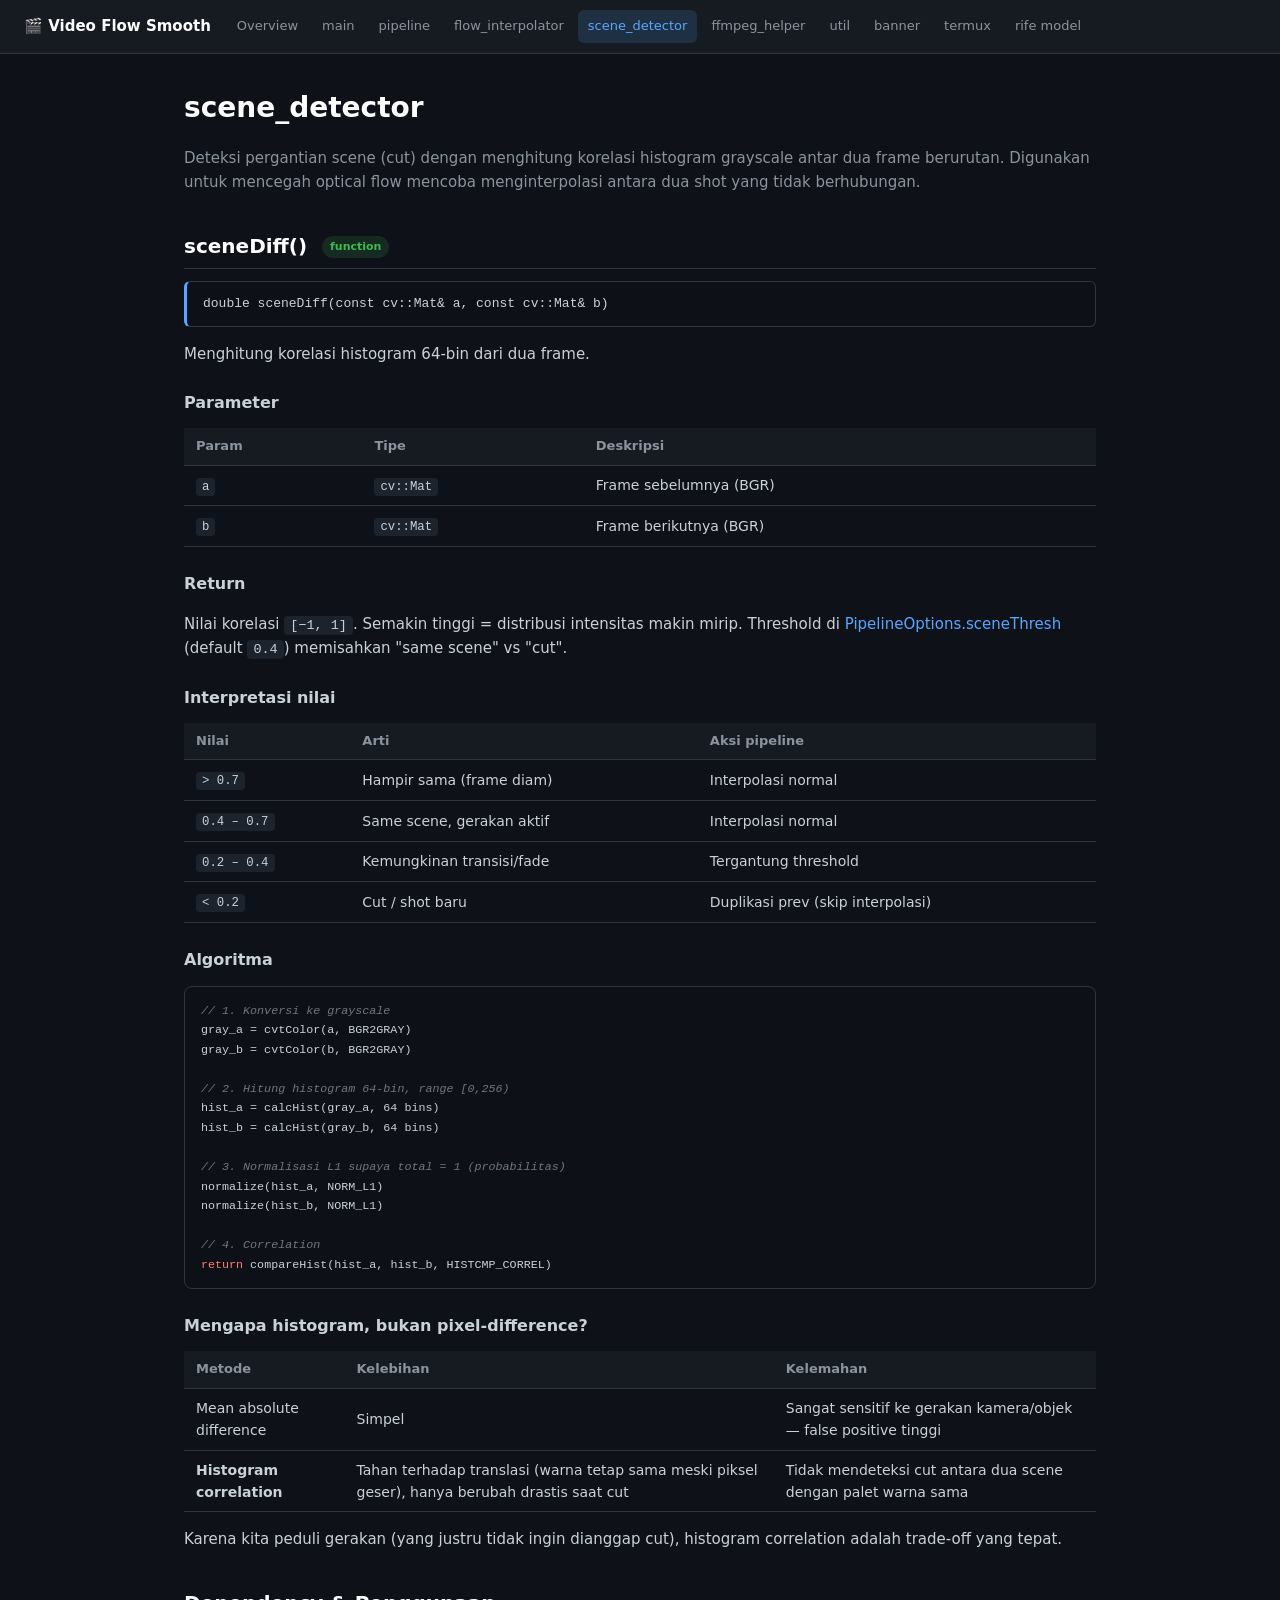
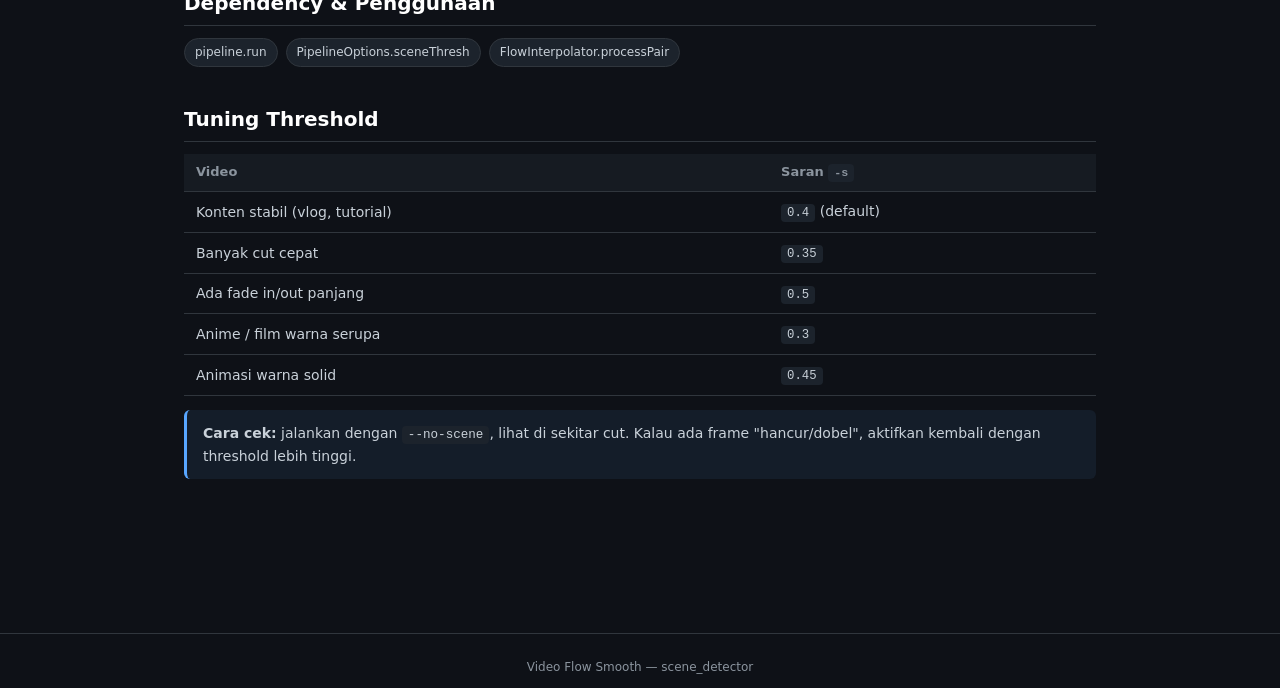
<file: docs-html/scene_detector.html>
<!DOCTYPE html>
<html lang="id">
<head>
  <meta charset="UTF-8">
  <title>scene_detector — Video Flow Smooth</title>
  <link rel="stylesheet" href="style.css">
</head>
<body>

<nav class="top">
  <span class="brand">🎬 Video Flow Smooth</span>
  <a href="index.html">Overview</a>
  <a href="main.html">main</a>
  <a href="pipeline.html">pipeline</a>
  <a href="flow_interpolator.html">flow_interpolator</a>
  <a href="scene_detector.html" class="active">scene_detector</a>
  <a href="ffmpeg_helper.html">ffmpeg_helper</a>
  <a href="util.html">util</a>
  <a href="banner.html">banner</a>
  <a href="termux.html">termux</a>
  <a href="rife.html">rife model</a>
</nav>

<main>
  <h1>scene_detector</h1>
  <p class="lead">
    Deteksi pergantian scene (cut) dengan menghitung korelasi histogram
    grayscale antar dua frame berurutan. Digunakan untuk mencegah
    optical flow mencoba menginterpolasi antara dua shot yang tidak berhubungan.
  </p>

  <h2 id="sceneDiff">sceneDiff() <span class="badge fn">function</span></h2>
  <div class="signature">double sceneDiff(const cv::Mat& a, const cv::Mat& b)</div>

  <p>Menghitung korelasi histogram 64-bin dari dua frame.</p>

  <h3>Parameter</h3>
  <table>
    <thead><tr><th>Param</th><th>Tipe</th><th>Deskripsi</th></tr></thead>
    <tbody>
      <tr><td><code>a</code></td><td><code>cv::Mat</code></td><td>Frame sebelumnya (BGR)</td></tr>
      <tr><td><code>b</code></td><td><code>cv::Mat</code></td><td>Frame berikutnya (BGR)</td></tr>
    </tbody>
  </table>

  <h3>Return</h3>
  <p>
    Nilai korelasi <code>[−1, 1]</code>. Semakin tinggi = distribusi intensitas
    makin mirip. Threshold di <a href="pipeline.html#PipelineOptions">PipelineOptions.sceneThresh</a>
    (default <code>0.4</code>) memisahkan "same scene" vs "cut".
  </p>

  <h3>Interpretasi nilai</h3>
  <table>
    <thead><tr><th>Nilai</th><th>Arti</th><th>Aksi pipeline</th></tr></thead>
    <tbody>
      <tr><td><code>&gt; 0.7</code></td><td>Hampir sama (frame diam)</td><td>Interpolasi normal</td></tr>
      <tr><td><code>0.4 – 0.7</code></td><td>Same scene, gerakan aktif</td><td>Interpolasi normal</td></tr>
      <tr><td><code>0.2 – 0.4</code></td><td>Kemungkinan transisi/fade</td><td>Tergantung threshold</td></tr>
      <tr><td><code>&lt; 0.2</code></td><td>Cut / shot baru</td><td>Duplikasi prev (skip interpolasi)</td></tr>
    </tbody>
  </table>

  <h3>Algoritma</h3>
<pre><code><span class="tok-com">// 1. Konversi ke grayscale</span>
gray_a = cvtColor(a, BGR2GRAY)
gray_b = cvtColor(b, BGR2GRAY)

<span class="tok-com">// 2. Hitung histogram 64-bin, range [0,256)</span>
hist_a = calcHist(gray_a, 64 bins)
hist_b = calcHist(gray_b, 64 bins)

<span class="tok-com">// 3. Normalisasi L1 supaya total = 1 (probabilitas)</span>
normalize(hist_a, NORM_L1)
normalize(hist_b, NORM_L1)

<span class="tok-com">// 4. Correlation</span>
<span class="tok-kw">return</span> compareHist(hist_a, hist_b, HISTCMP_CORREL)</code></pre>

  <h3>Mengapa histogram, bukan pixel-difference?</h3>
  <table>
    <thead><tr><th>Metode</th><th>Kelebihan</th><th>Kelemahan</th></tr></thead>
    <tbody>
      <tr>
        <td>Mean absolute difference</td>
        <td>Simpel</td>
        <td>Sangat sensitif ke gerakan kamera/objek — false positive tinggi</td>
      </tr>
      <tr>
        <td><strong>Histogram correlation</strong></td>
        <td>Tahan terhadap translasi (warna tetap sama meski piksel geser), hanya berubah drastis saat cut</td>
        <td>Tidak mendeteksi cut antara dua scene dengan palet warna sama</td>
      </tr>
    </tbody>
  </table>
  <p>
    Karena kita peduli gerakan (yang justru tidak ingin dianggap cut),
    histogram correlation adalah trade-off yang tepat.
  </p>

  <h2>Dependency &amp; Penggunaan</h2>
  <div class="links">
    <a href="pipeline.html#run">pipeline.run</a>
    <a href="pipeline.html#PipelineOptions">PipelineOptions.sceneThresh</a>
    <a href="flow_interpolator.html#processPair">FlowInterpolator.processPair</a>
  </div>

  <h2>Tuning Threshold</h2>
  <table>
    <thead><tr><th>Video</th><th>Saran <code>-s</code></th></tr></thead>
    <tbody>
      <tr><td>Konten stabil (vlog, tutorial)</td><td><code>0.4</code> (default)</td></tr>
      <tr><td>Banyak cut cepat</td><td><code>0.35</code></td></tr>
      <tr><td>Ada fade in/out panjang</td><td><code>0.5</code></td></tr>
      <tr><td>Anime / film warna serupa</td><td><code>0.3</code></td></tr>
      <tr><td>Animasi warna solid</td><td><code>0.45</code></td></tr>
    </tbody>
  </table>

  <div class="note">
    <strong>Cara cek:</strong> jalankan dengan <code>--no-scene</code>, lihat di sekitar cut.
    Kalau ada frame "hancur/dobel", aktifkan kembali dengan threshold lebih tinggi.
  </div>
</main>

<footer>Video Flow Smooth — scene_detector</footer>
</body>
</html>
</file>
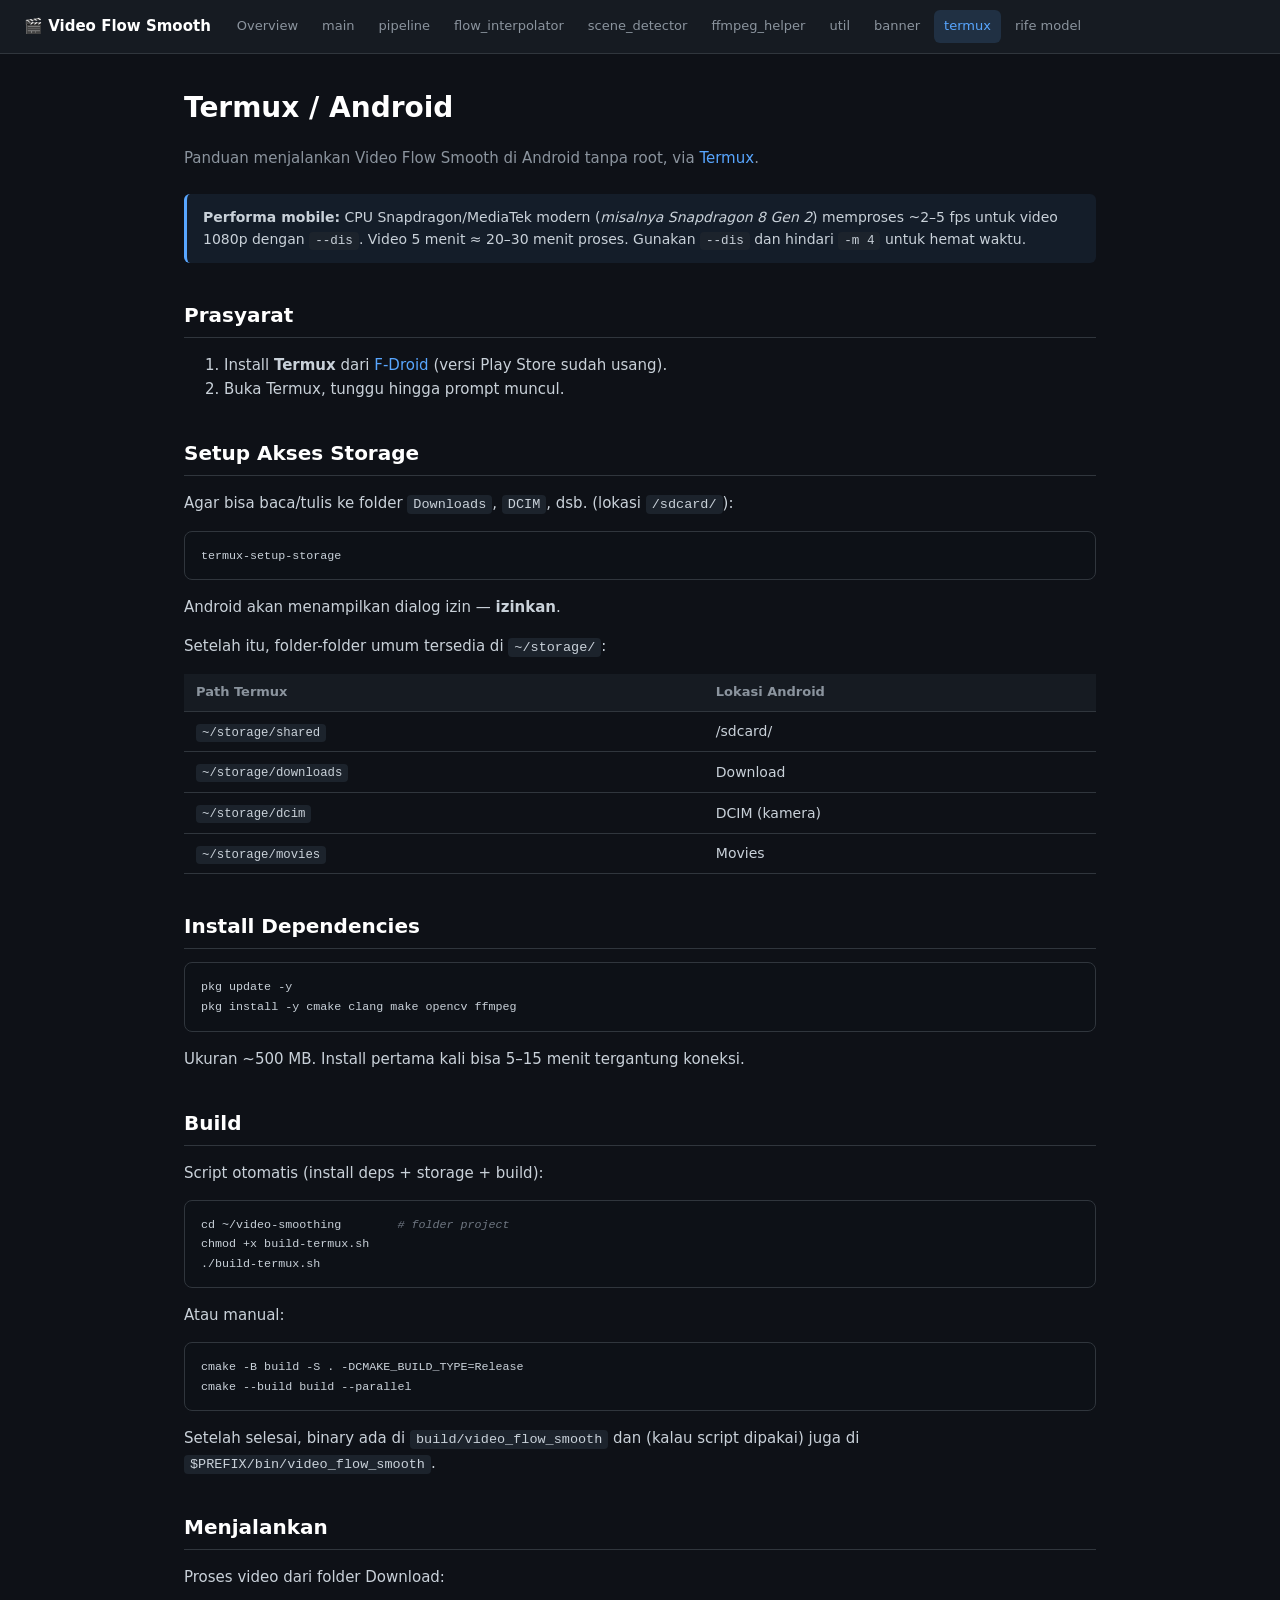
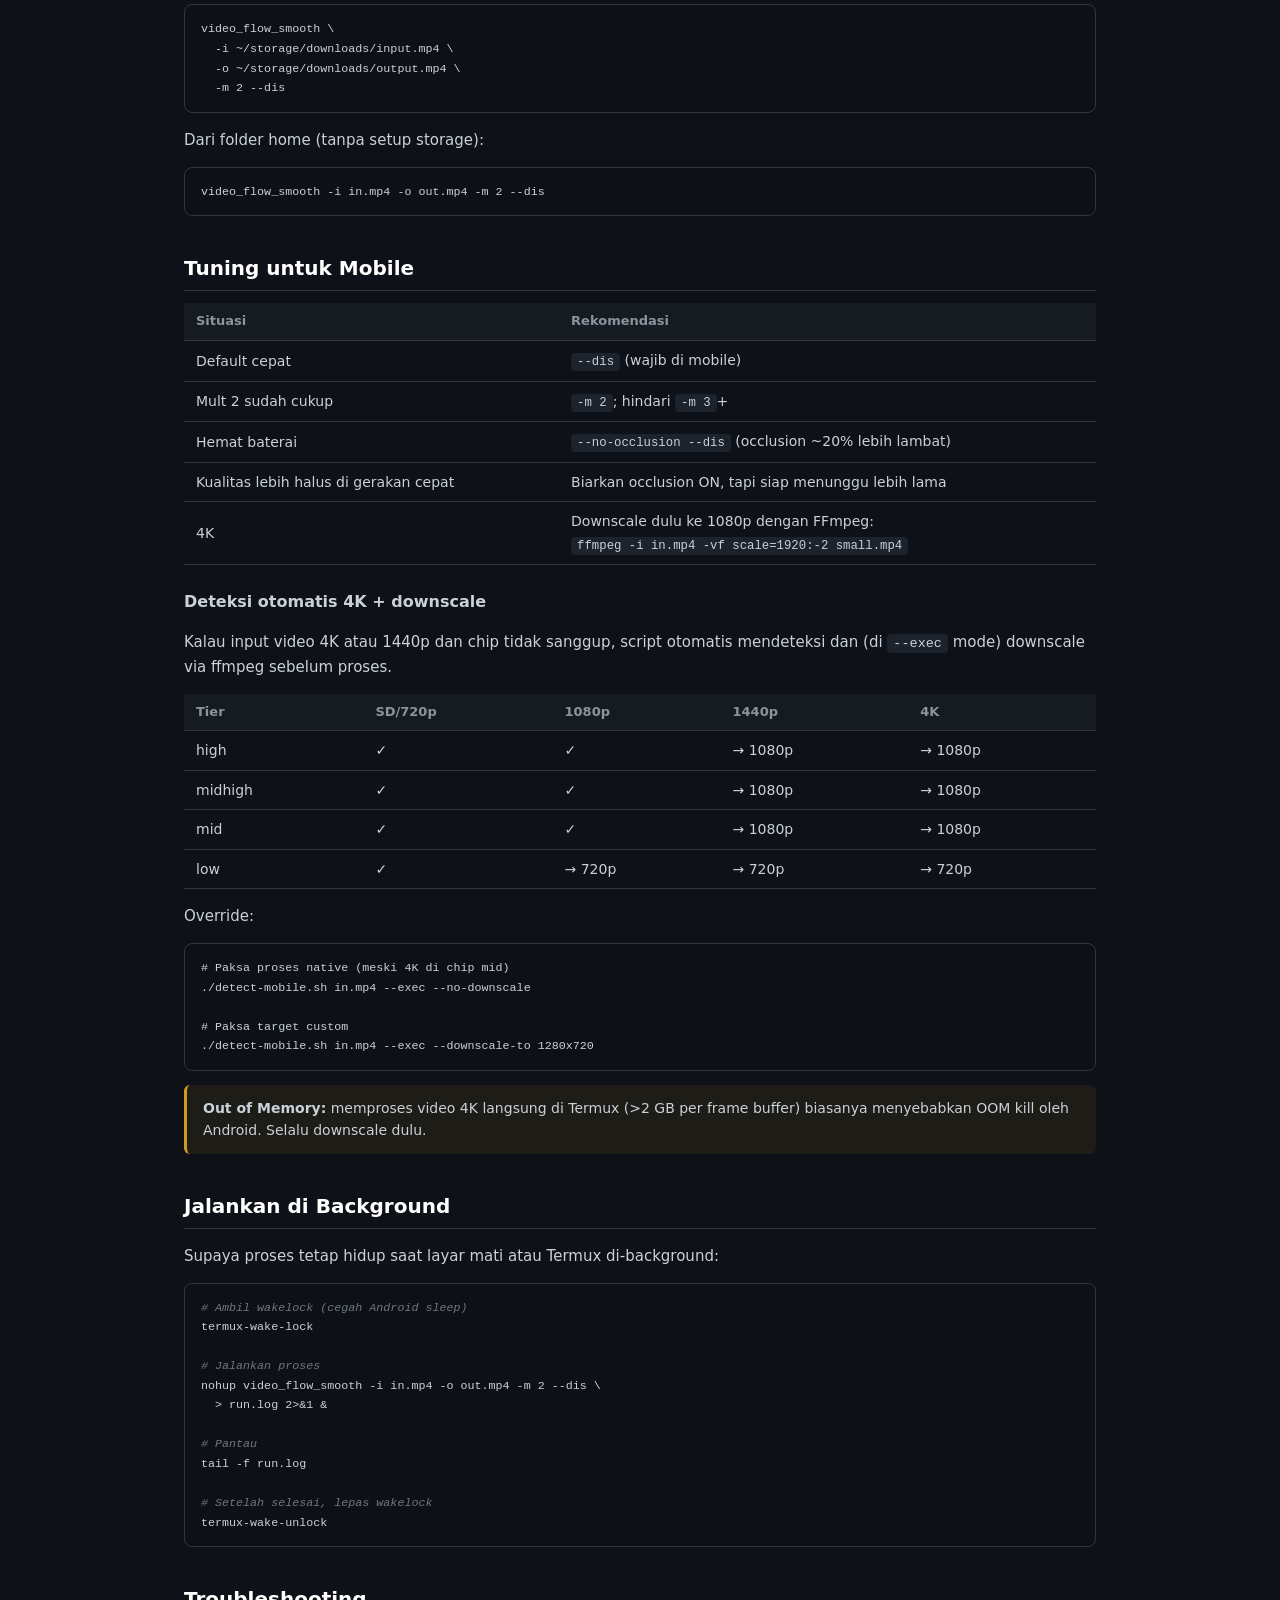
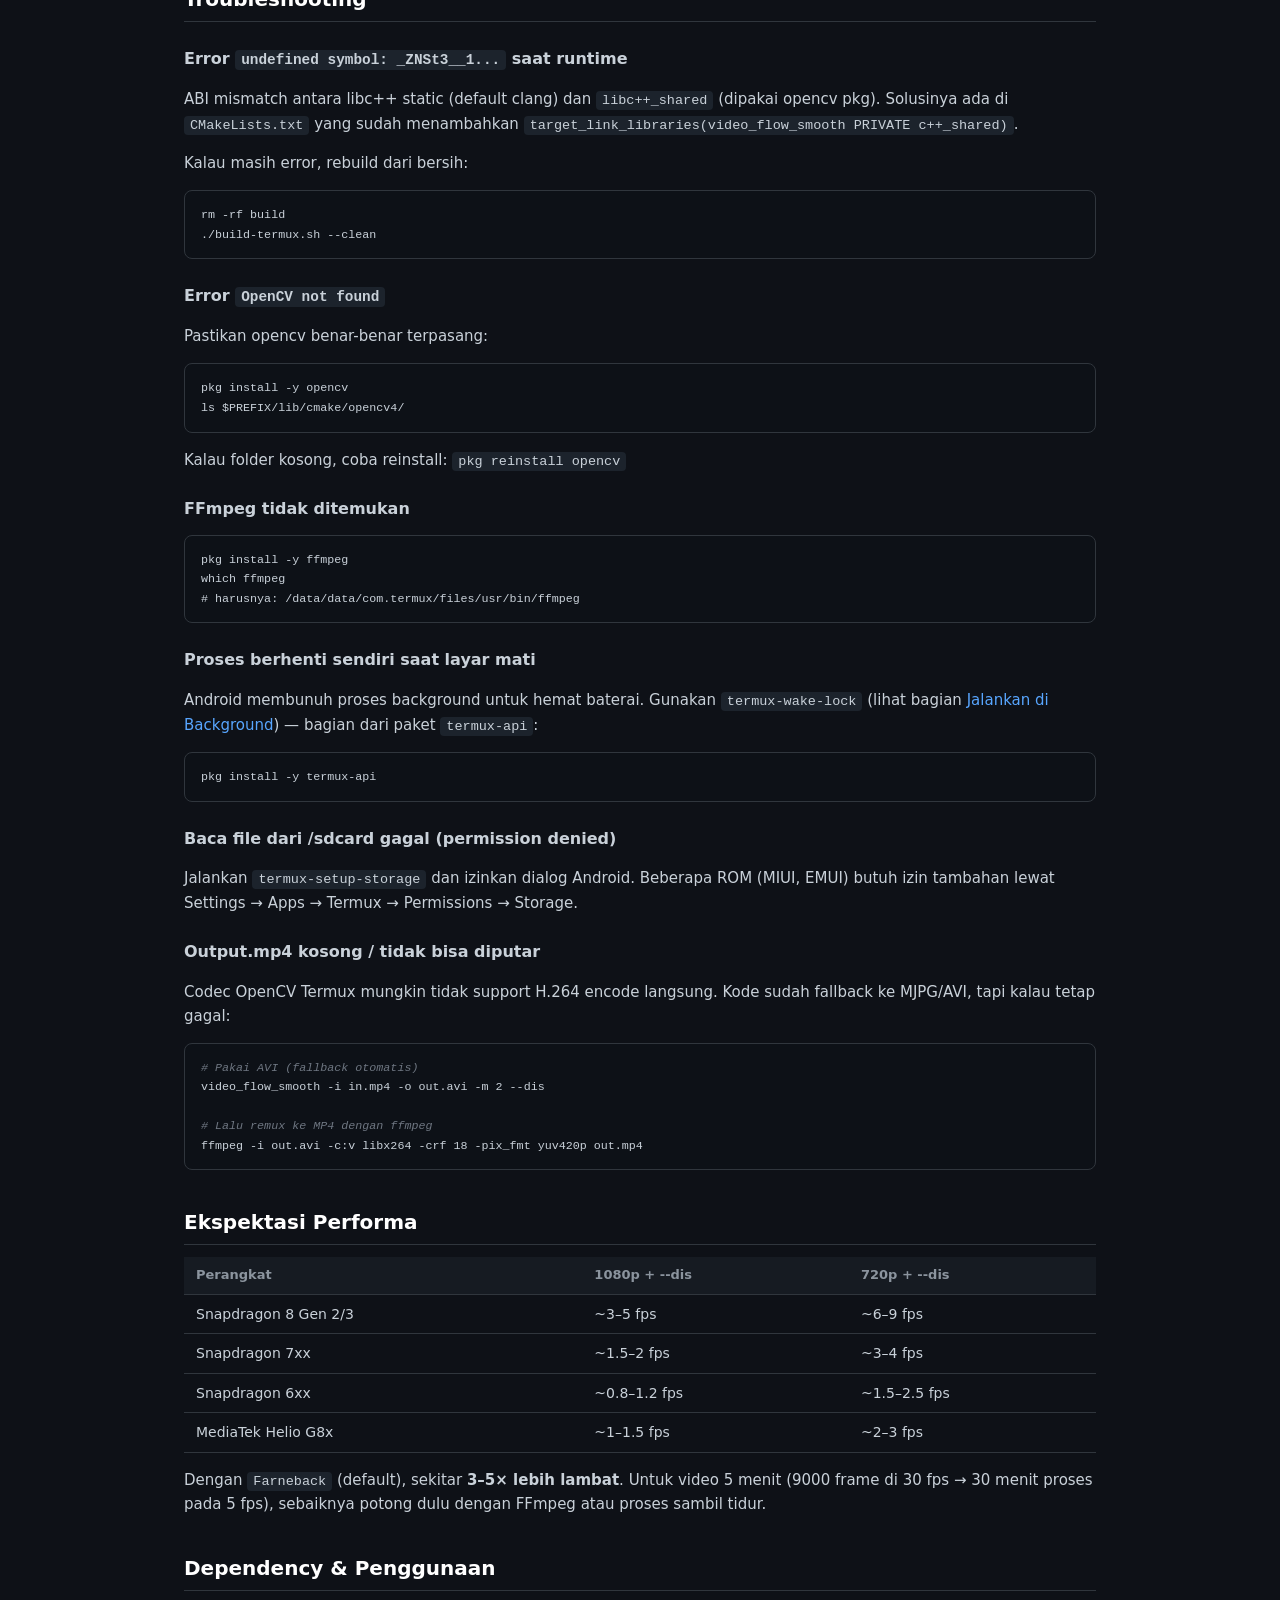
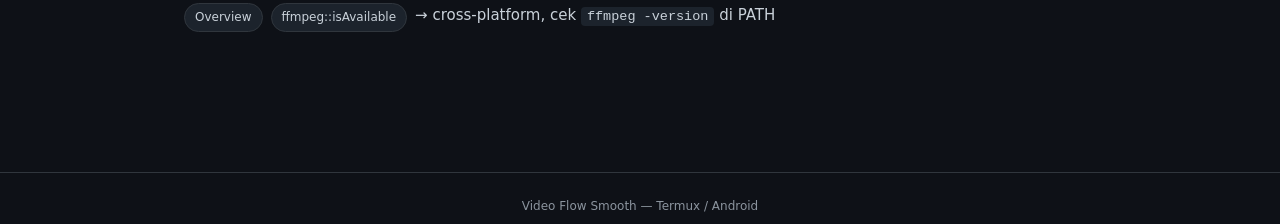
<file: docs-html/termux.html>
<!DOCTYPE html>
<html lang="id">
<head>
  <meta charset="UTF-8">
  <title>Termux / Android — Video Flow Smooth</title>
  <link rel="stylesheet" href="style.css">
</head>
<body>

<nav class="top">
  <span class="brand">🎬 Video Flow Smooth</span>
  <a href="index.html">Overview</a>
  <a href="main.html">main</a>
  <a href="pipeline.html">pipeline</a>
  <a href="flow_interpolator.html">flow_interpolator</a>
  <a href="scene_detector.html">scene_detector</a>
  <a href="ffmpeg_helper.html">ffmpeg_helper</a>
  <a href="util.html">util</a>
  <a href="banner.html">banner</a>
  <a href="termux.html" class="active">termux</a>
  <a href="rife.html">rife model</a>
</nav>

<main>
  <h1>Termux / Android</h1>
  <p class="lead">
    Panduan menjalankan Video Flow Smooth di Android tanpa root, via
    <a href="https://termux.dev" target="_blank">Termux</a>.
  </p>

  <div class="note">
    <strong>Performa mobile:</strong> CPU Snapdragon/MediaTek modern
    (<em>misalnya Snapdragon 8 Gen 2</em>) memproses ~2–5 fps untuk
    video 1080p dengan <code>--dis</code>. Video 5 menit ≈ 20–30 menit proses.
    Gunakan <code>--dis</code> dan hindari <code>-m 4</code> untuk hemat waktu.
  </div>

  <h2 id="prereq">Prasyarat</h2>
  <ol>
    <li>Install <strong>Termux</strong> dari <a href="https://f-droid.org/en/packages/com.termux/" target="_blank">F-Droid</a> (versi Play Store sudah usang).</li>
    <li>Buka Termux, tunggu hingga prompt muncul.</li>
  </ol>

  <h2 id="storage">Setup Akses Storage</h2>
  <p>Agar bisa baca/tulis ke folder <code>Downloads</code>, <code>DCIM</code>,
     dsb. (lokasi <code>/sdcard/</code>):</p>
<pre><code>termux-setup-storage</code></pre>
  <p>Android akan menampilkan dialog izin — <strong>izinkan</strong>.</p>
  <p>Setelah itu, folder-folder umum tersedia di <code>~/storage/</code>:</p>
  <table>
    <thead><tr><th>Path Termux</th><th>Lokasi Android</th></tr></thead>
    <tbody>
      <tr><td><code>~/storage/shared</code></td><td>/sdcard/</td></tr>
      <tr><td><code>~/storage/downloads</code></td><td>Download</td></tr>
      <tr><td><code>~/storage/dcim</code></td><td>DCIM (kamera)</td></tr>
      <tr><td><code>~/storage/movies</code></td><td>Movies</td></tr>
    </tbody>
  </table>

  <h2 id="deps">Install Dependencies</h2>
<pre><code>pkg update -y
pkg install -y cmake clang make opencv ffmpeg</code></pre>
  <p>Ukuran ~500 MB. Install pertama kali bisa 5–15 menit tergantung koneksi.</p>

  <h2 id="build">Build</h2>
  <p>Script otomatis (install deps + storage + build):</p>
<pre><code>cd ~/video-smoothing        <span class="tok-com"># folder project</span>
chmod +x build-termux.sh
./build-termux.sh</code></pre>
  <p>Atau manual:</p>
<pre><code>cmake -B build -S . -DCMAKE_BUILD_TYPE=Release
cmake --build build --parallel</code></pre>
  <p>Setelah selesai, binary ada di <code>build/video_flow_smooth</code>
     dan (kalau script dipakai) juga di <code>$PREFIX/bin/video_flow_smooth</code>.</p>

  <h2 id="run">Menjalankan</h2>
  <p>Proses video dari folder Download:</p>
<pre><code>video_flow_smooth \
  -i ~/storage/downloads/input.mp4 \
  -o ~/storage/downloads/output.mp4 \
  -m 2 --dis</code></pre>

  <p>Dari folder home (tanpa setup storage):</p>
<pre><code>video_flow_smooth -i in.mp4 -o out.mp4 -m 2 --dis</code></pre>

  <h2 id="tuning">Tuning untuk Mobile</h2>
  <table>
    <thead><tr><th>Situasi</th><th>Rekomendasi</th></tr></thead>
    <tbody>
      <tr><td>Default cepat</td>
          <td><code>--dis</code> (wajib di mobile)</td></tr>
      <tr><td>Mult 2 sudah cukup</td>
          <td><code>-m 2</code>; hindari <code>-m 3</code>+</td></tr>
      <tr><td>Hemat baterai</td>
          <td><code>--no-occlusion --dis</code> (occlusion ~20% lebih lambat)</td></tr>
      <tr><td>Kualitas lebih halus di gerakan cepat</td>
          <td>Biarkan occlusion ON, tapi siap menunggu lebih lama</td></tr>
      <tr><td>4K</td>
          <td>Downscale dulu ke 1080p dengan FFmpeg:<br>
              <code>ffmpeg -i in.mp4 -vf scale=1920:-2 small.mp4</code></td></tr>
    </tbody>
  </table>

  <h3>Deteksi otomatis 4K + downscale</h3>
<p>Kalau input video 4K atau 1440p dan chip tidak sanggup, script
   otomatis mendeteksi dan (di <code>--exec</code> mode) downscale
   via ffmpeg sebelum proses.</p>

<table>
  <thead><tr><th>Tier</th><th>SD/720p</th><th>1080p</th><th>1440p</th><th>4K</th></tr></thead>
  <tbody>
    <tr><td>high</td>    <td>✓</td><td>✓</td><td>→ 1080p</td><td>→ 1080p</td></tr>
    <tr><td>midhigh</td> <td>✓</td><td>✓</td><td>→ 1080p</td><td>→ 1080p</td></tr>
    <tr><td>mid</td>     <td>✓</td><td>✓</td><td>→ 1080p</td><td>→ 1080p</td></tr>
    <tr><td>low</td>     <td>✓</td><td>→ 720p</td><td>→ 720p</td><td>→ 720p</td></tr>
  </tbody>
</table>

<p>Override:</p>
<pre><code># Paksa proses native (meski 4K di chip mid)
./detect-mobile.sh in.mp4 --exec --no-downscale

# Paksa target custom
./detect-mobile.sh in.mp4 --exec --downscale-to 1280x720</code></pre>

  <div class="warn">
    <strong>Out of Memory:</strong> memproses video 4K langsung di Termux
    (>2 GB per frame buffer) biasanya menyebabkan OOM kill oleh Android.
    Selalu downscale dulu.
  </div>

  <h2 id="run-bg">Jalankan di Background</h2>
  <p>Supaya proses tetap hidup saat layar mati atau Termux di-background:</p>
<pre><code><span class="tok-com"># Ambil wakelock (cegah Android sleep)</span>
termux-wake-lock

<span class="tok-com"># Jalankan proses</span>
nohup video_flow_smooth -i in.mp4 -o out.mp4 -m 2 --dis \
  > run.log 2>&1 &

<span class="tok-com"># Pantau</span>
tail -f run.log

<span class="tok-com"># Setelah selesai, lepas wakelock</span>
termux-wake-unlock</code></pre>

  <h2 id="troubleshoot">Troubleshooting</h2>

  <h3>Error <code>undefined symbol: _ZNSt3__1...</code> saat runtime</h3>
  <p>ABI mismatch antara libc++ static (default clang) dan
     <code>libc++_shared</code> (dipakai opencv pkg). Solusinya ada di
     <code>CMakeLists.txt</code> yang sudah menambahkan
     <code>target_link_libraries(video_flow_smooth PRIVATE c++_shared)</code>.</p>
  <p>Kalau masih error, rebuild dari bersih:</p>
<pre><code>rm -rf build
./build-termux.sh --clean</code></pre>

  <h3>Error <code>OpenCV not found</code></h3>
  <p>Pastikan opencv benar-benar terpasang:</p>
<pre><code>pkg install -y opencv
ls $PREFIX/lib/cmake/opencv4/</code></pre>
  <p>Kalau folder kosong, coba reinstall: <code>pkg reinstall opencv</code></p>

  <h3>FFmpeg tidak ditemukan</h3>
<pre><code>pkg install -y ffmpeg
which ffmpeg
# harusnya: /data/data/com.termux/files/usr/bin/ffmpeg</code></pre>

  <h3>Proses berhenti sendiri saat layar mati</h3>
  <p>Android membunuh proses background untuk hemat baterai.
     Gunakan <code>termux-wake-lock</code> (lihat bagian
     <a href="#run-bg">Jalankan di Background</a>) — bagian dari paket
     <code>termux-api</code>:</p>
<pre><code>pkg install -y termux-api</code></pre>

  <h3>Baca file dari /sdcard gagal (permission denied)</h3>
  <p>Jalankan <code>termux-setup-storage</code> dan izinkan dialog Android.
     Beberapa ROM (MIUI, EMUI) butuh izin tambahan lewat Settings → Apps → Termux
     → Permissions → Storage.</p>

  <h3>Output.mp4 kosong / tidak bisa diputar</h3>
  <p>Codec OpenCV Termux mungkin tidak support H.264 encode langsung.
     Kode sudah fallback ke MJPG/AVI, tapi kalau tetap gagal:</p>
<pre><code><span class="tok-com"># Pakai AVI (fallback otomatis)</span>
video_flow_smooth -i in.mp4 -o out.avi -m 2 --dis

<span class="tok-com"># Lalu remux ke MP4 dengan ffmpeg</span>
ffmpeg -i out.avi -c:v libx264 -crf 18 -pix_fmt yuv420p out.mp4</code></pre>

  <h2 id="perf">Ekspektasi Performa</h2>
  <table>
    <thead><tr><th>Perangkat</th><th>1080p + --dis</th><th>720p + --dis</th></tr></thead>
    <tbody>
      <tr><td>Snapdragon 8 Gen 2/3</td><td>~3–5 fps</td><td>~6–9 fps</td></tr>
      <tr><td>Snapdragon 7xx</td><td>~1.5–2 fps</td><td>~3–4 fps</td></tr>
      <tr><td>Snapdragon 6xx</td><td>~0.8–1.2 fps</td><td>~1.5–2.5 fps</td></tr>
      <tr><td>MediaTek Helio G8x</td><td>~1–1.5 fps</td><td>~2–3 fps</td></tr>
    </tbody>
  </table>
  <p>Dengan <code>Farneback</code> (default), sekitar <strong>3–5× lebih lambat</strong>.
     Untuk video 5 menit (9000 frame di 30 fps → 30 menit proses pada 5 fps),
     sebaiknya potong dulu dengan FFmpeg atau proses sambil tidur.</p>

  <h2>Dependency &amp; Penggunaan</h2>
  <div class="links">
    <a href="index.html">Overview</a>
    <a href="ffmpeg_helper.html#isAvailable">ffmpeg::isAvailable</a>
    <span>→ cross-platform, cek <code>ffmpeg -version</code> di PATH</span>
  </div>
</main>

<footer>Video Flow Smooth — Termux / Android</footer>
</body>
</html>
</file>
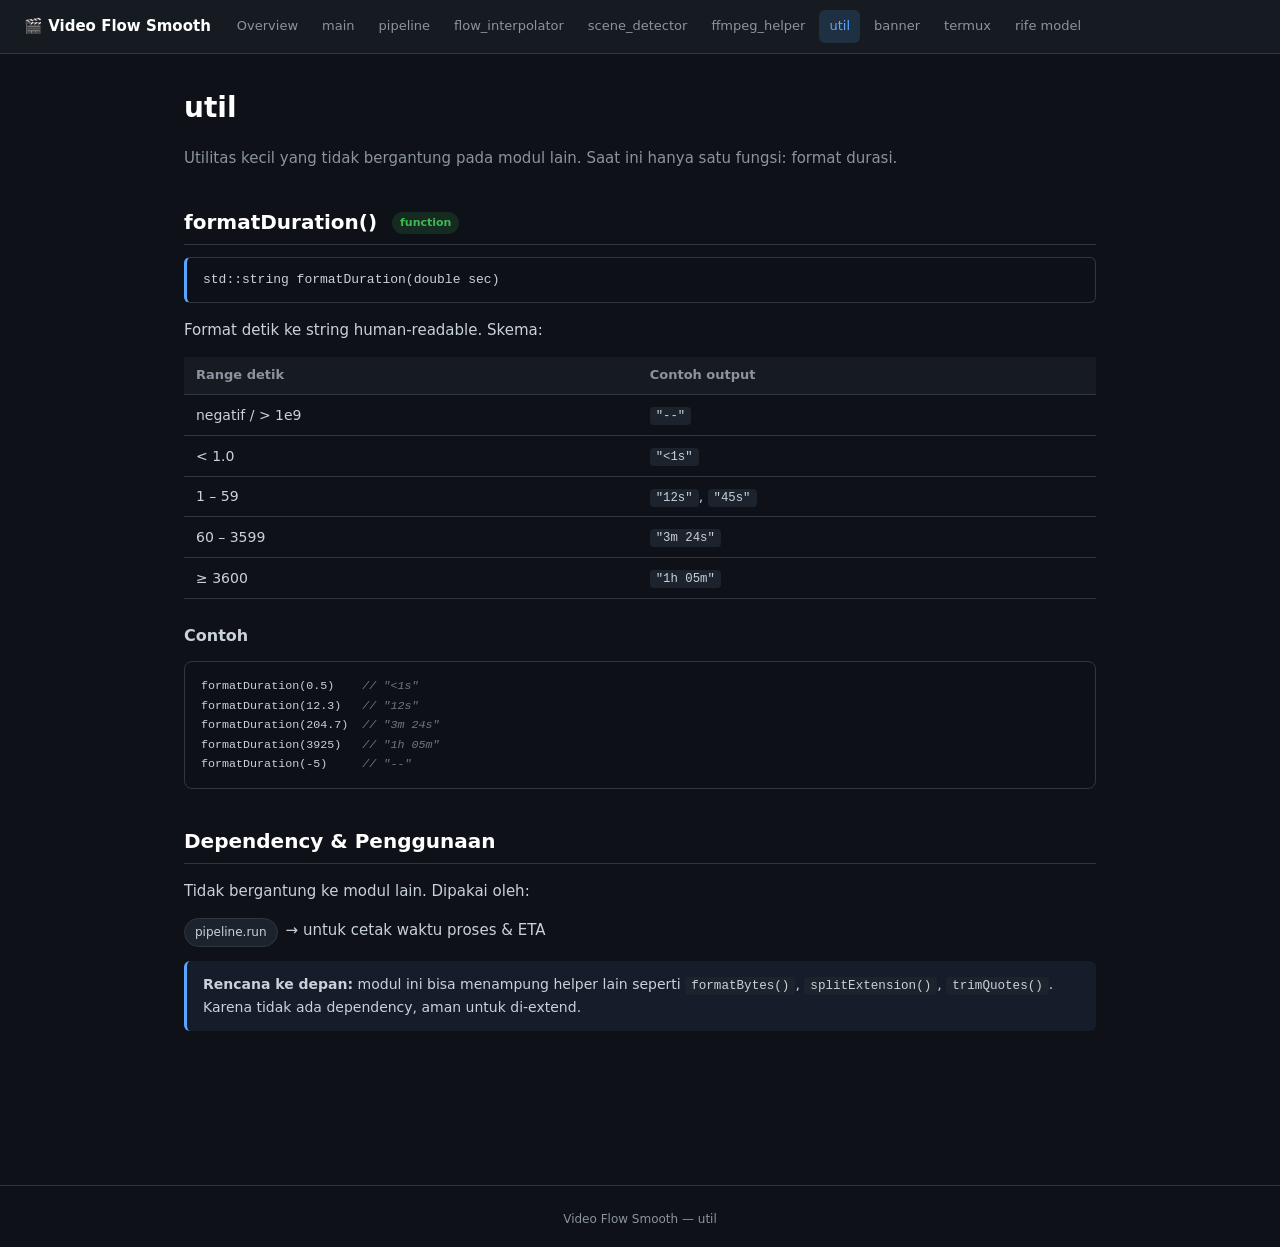
<file: docs-html/util.html>
<!DOCTYPE html>
<html lang="id">
<head>
  <meta charset="UTF-8">
  <title>util — Video Flow Smooth</title>
  <link rel="stylesheet" href="style.css">
</head>
<body>

<nav class="top">
  <span class="brand">🎬 Video Flow Smooth</span>
  <a href="index.html">Overview</a>
  <a href="main.html">main</a>
  <a href="pipeline.html">pipeline</a>
  <a href="flow_interpolator.html">flow_interpolator</a>
  <a href="scene_detector.html">scene_detector</a>
  <a href="ffmpeg_helper.html">ffmpeg_helper</a>
  <a href="util.html" class="active">util</a>
  <a href="banner.html">banner</a>
  <a href="termux.html">termux</a> 
  <a href="rife.html">rife model</a>
</nav>

<main>
  <h1>util</h1>
  <p class="lead">
    Utilitas kecil yang tidak bergantung pada modul lain. Saat ini hanya satu
    fungsi: format durasi.
  </p>

  <h2 id="formatDuration">formatDuration() <span class="badge fn">function</span></h2>
  <div class="signature">std::string formatDuration(double sec)</div>

  <p>Format detik ke string human-readable. Skema:</p>
  <table>
    <thead><tr><th>Range detik</th><th>Contoh output</th></tr></thead>
    <tbody>
      <tr><td>negatif / &gt; 1e9</td><td><code>"--"</code></td></tr>
      <tr><td>&lt; 1.0</td><td><code>"&lt;1s"</code></td></tr>
      <tr><td>1 – 59</td><td><code>"12s"</code>, <code>"45s"</code></td></tr>
      <tr><td>60 – 3599</td><td><code>"3m 24s"</code></td></tr>
      <tr><td>≥ 3600</td><td><code>"1h 05m"</code></td></tr>
    </tbody>
  </table>

  <h3>Contoh</h3>
<pre><code>formatDuration(0.5)    <span class="tok-com">// "&lt;1s"</span>
formatDuration(12.3)   <span class="tok-com">// "12s"</span>
formatDuration(204.7)  <span class="tok-com">// "3m 24s"</span>
formatDuration(3925)   <span class="tok-com">// "1h 05m"</span>
formatDuration(-5)     <span class="tok-com">// "--"</span></code></pre>

  <h2>Dependency &amp; Penggunaan</h2>
  <p>Tidak bergantung ke modul lain. Dipakai oleh:</p>
  <div class="links">
    <a href="pipeline.html#run">pipeline.run</a>
    <span>→ untuk cetak waktu proses &amp; ETA</span>
  </div>

  <div class="note">
    <strong>Rencana ke depan:</strong> modul ini bisa menampung helper lain
    seperti <code>formatBytes()</code>, <code>splitExtension()</code>,
    <code>trimQuotes()</code>. Karena tidak ada dependency, aman untuk di-extend.
  </div>
</main>

<footer>Video Flow Smooth — util</footer>
</body>
</html>
</file>
<file: docs-html/style.css>
:root {
  --bg: #0e1117;
  --surface: #161b22;
  --surface2: #1c232c;
  --border: #30363d;
  --text: #c9d1d9;
  --text-dim: #8b949e;
  --accent: #58a6ff;
  --accent2: #79c0ff;
  --code-bg: #0d1117;
  --success: #3fb950;
  --warning: #d29922;
  --danger: #f85149;
}
* { box-sizing: border-box; }
html, body {
  margin: 0; padding: 0;
  background: var(--bg); color: var(--text);
  font-family: -apple-system, "Segoe UI", system-ui, sans-serif;
  font-size: 15px; line-height: 1.6;
}
a { color: var(--accent); text-decoration: none; }
a:hover { text-decoration: underline; color: var(--accent2); }

/* ---- top nav ---- */
nav.top {
  position: sticky; top: 0; z-index: 10;
  background: var(--surface); border-bottom: 1px solid var(--border);
  padding: 10px 24px; display: flex; gap: 4px; align-items: center;
  flex-wrap: wrap;
}
nav.top .brand {
  font-weight: 700; color: #fff; margin-right: 12px;
  display: inline-flex; align-items: center; gap: 6px;
}
nav.top a {
  padding: 6px 10px; border-radius: 6px; color: var(--text-dim);
  font-size: 13px; font-weight: 500;
}
nav.top a:hover { background: var(--surface2); color: var(--text); text-decoration: none; }
nav.top a.active { background: rgba(88,166,255,0.15); color: var(--accent); }

/* ---- main ---- */
main {
  max-width: 960px; margin: 0 auto; padding: 32px 24px 80px;
}
h1 { font-size: 28px; margin: 0 0 8px; color: #fff; }
h2 { font-size: 20px; margin: 36px 0 12px; padding-bottom: 6px;
     border-bottom: 1px solid var(--border); color: #fff; }
h3 { font-size: 16px; margin: 24px 0 8px; color: var(--text); }
.lead { color: var(--text-dim); margin-bottom: 24px; }

/* ---- code ---- */
pre {
  background: var(--code-bg); border: 1px solid var(--border);
  border-radius: 8px; padding: 14px 16px; overflow-x: auto;
  font-size: 13px; line-height: 1.5;
  font-family: "Cascadia Code", "Consolas", "Monaco", monospace;
}
code { font-family: "Cascadia Code", "Consolas", "Monaco", monospace;
       background: var(--surface2); padding: 2px 6px; border-radius: 4px; font-size: 0.9em; }
pre code { background: none; padding: 0; }
.tok-kw { color: #ff7b72; }
.tok-type { color: #ffa657; }
.tok-fn { color: #d2a8ff; }
.tok-str { color: #a5d6ff; }
.tok-com { color: #6e7681; font-style: italic; }

/* ---- signature block ---- */
.signature {
  background: var(--code-bg); border: 1px solid var(--border);
  border-left: 3px solid var(--accent);
  border-radius: 6px; padding: 12px 16px; margin: 12px 0;
  font-family: "Cascadia Code", "Consolas", monospace;
  font-size: 13px; overflow-x: auto;
}

/* ---- tables ---- */
table { width: 100%; border-collapse: collapse; margin: 12px 0; font-size: 14px; }
th, td { padding: 8px 12px; text-align: left; border-bottom: 1px solid var(--border); }
th { background: var(--surface); color: var(--text-dim); font-weight: 600; font-size: 13px; }
td code { font-size: 0.88em; }

/* ---- cards ---- */
.grid { display: grid; grid-template-columns: repeat(auto-fill, minmax(280px, 1fr));
        gap: 12px; margin: 16px 0; }
.card {
  background: var(--surface); border: 1px solid var(--border);
  border-radius: 8px; padding: 16px;
  transition: border-color 0.15s, transform 0.15s;
}
.card:hover { border-color: var(--accent); transform: translateY(-1px); }
.card h3 { margin: 0 0 6px; color: var(--accent); font-size: 15px; }
.card p { margin: 0; color: var(--text-dim); font-size: 13px; }

/* ---- callouts ---- */
.note, .warn, .ok {
  border-radius: 6px; padding: 12px 16px; margin: 14px 0;
  border-left: 3px solid;
  font-size: 14px;
}
.note { background: rgba(88,166,255,0.08); border-color: var(--accent); }
.warn { background: rgba(210,153,34,0.08); border-color: var(--warning); }
.ok   { background: rgba(63,185,80,0.08);  border-color: var(--success); }

/* ---- link groups ---- */
.links {
  display: flex; gap: 8px; flex-wrap: wrap; margin-top: 8px;
}
.links a {
  background: var(--surface2); padding: 4px 10px; border-radius: 999px;
  font-size: 12px; color: var(--text);
  border: 1px solid var(--border);
}
.links a:hover { border-color: var(--accent); color: var(--accent); text-decoration: none; }

/* ---- badge ---- */
.badge {
  display: inline-block; padding: 2px 8px; border-radius: 999px;
  font-size: 11px; font-weight: 600; margin-left: 8px; vertical-align: middle;
}
.badge.ns { background: rgba(88,166,255,0.15); color: var(--accent); }
.badge.cls { background: rgba(210,153,34,0.15); color: var(--warning); }
.badge.fn { background: rgba(63,185,80,0.15);  color: var(--success); }

/* ---- footer ---- */
footer {
  text-align: center; color: var(--text-dim); font-size: 12px;
  padding: 24px; border-top: 1px solid var(--border);
  margin-top: 60px;
}
</file>
